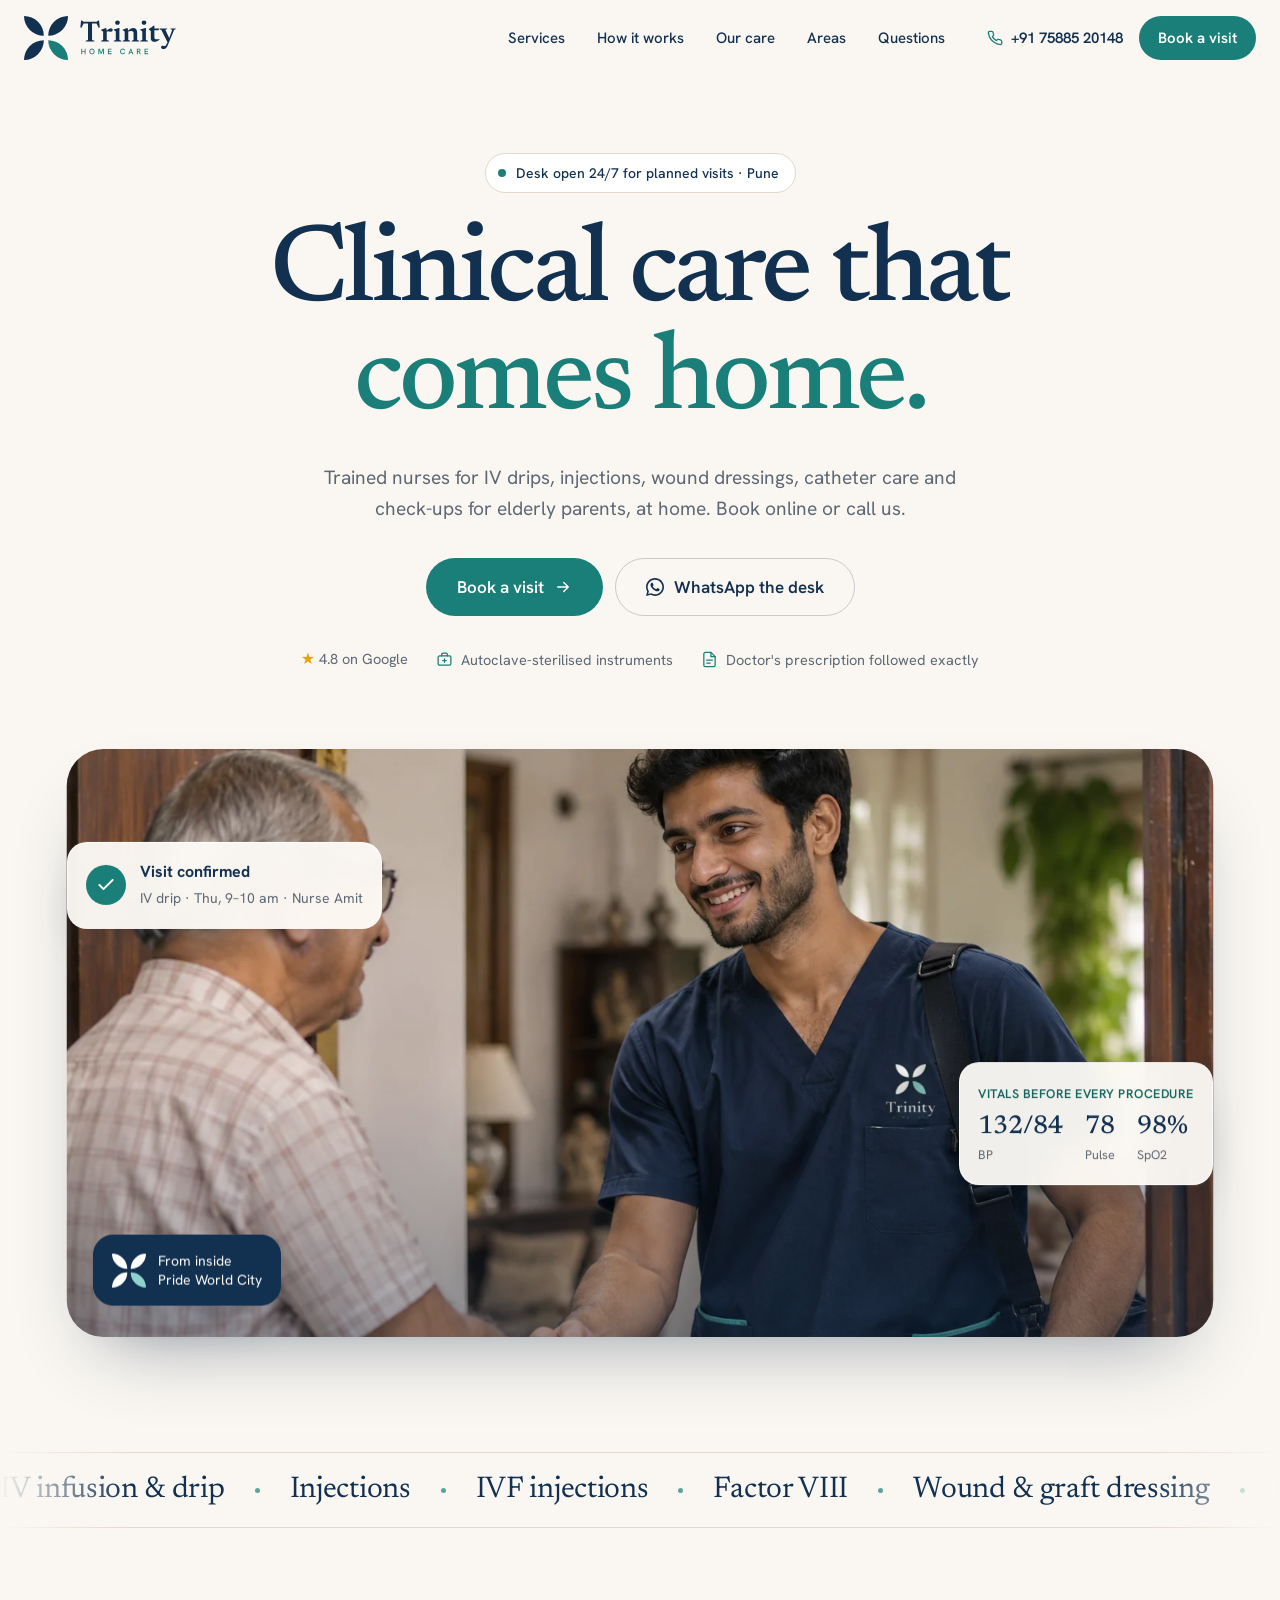
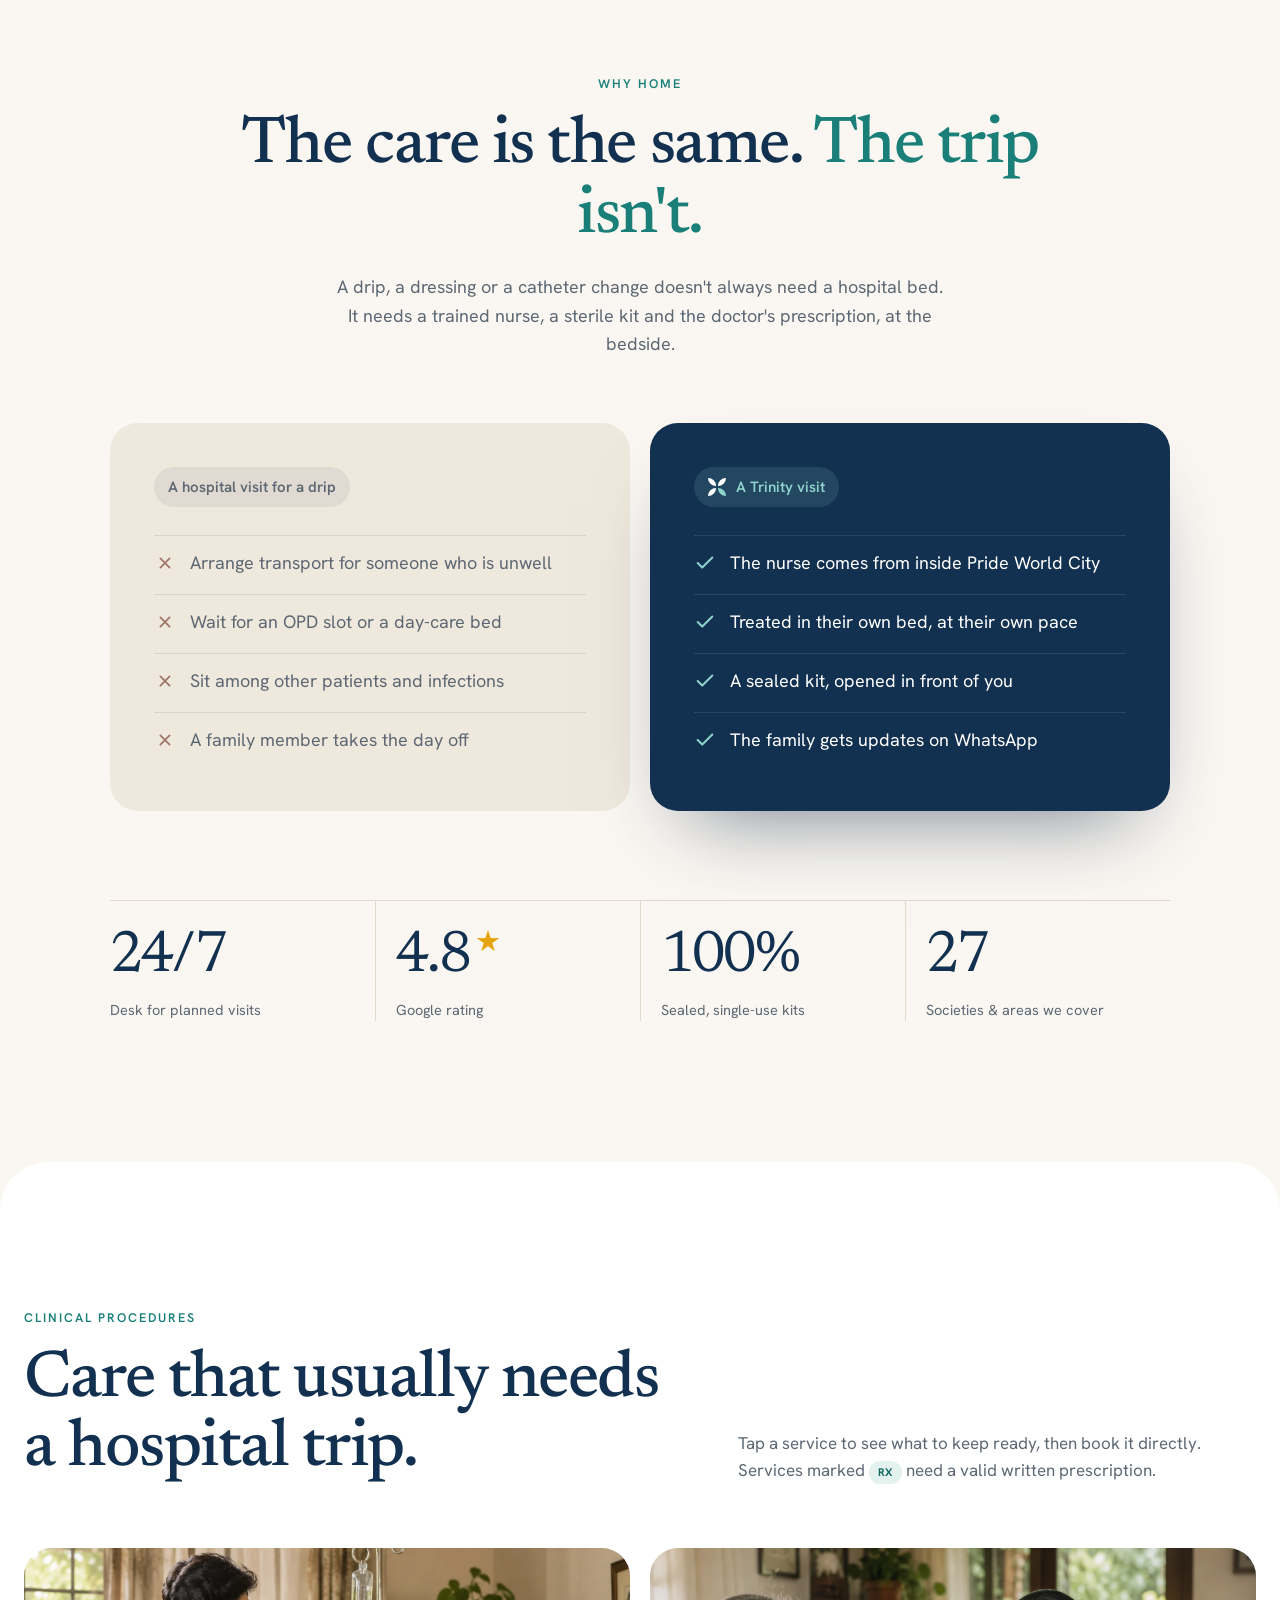
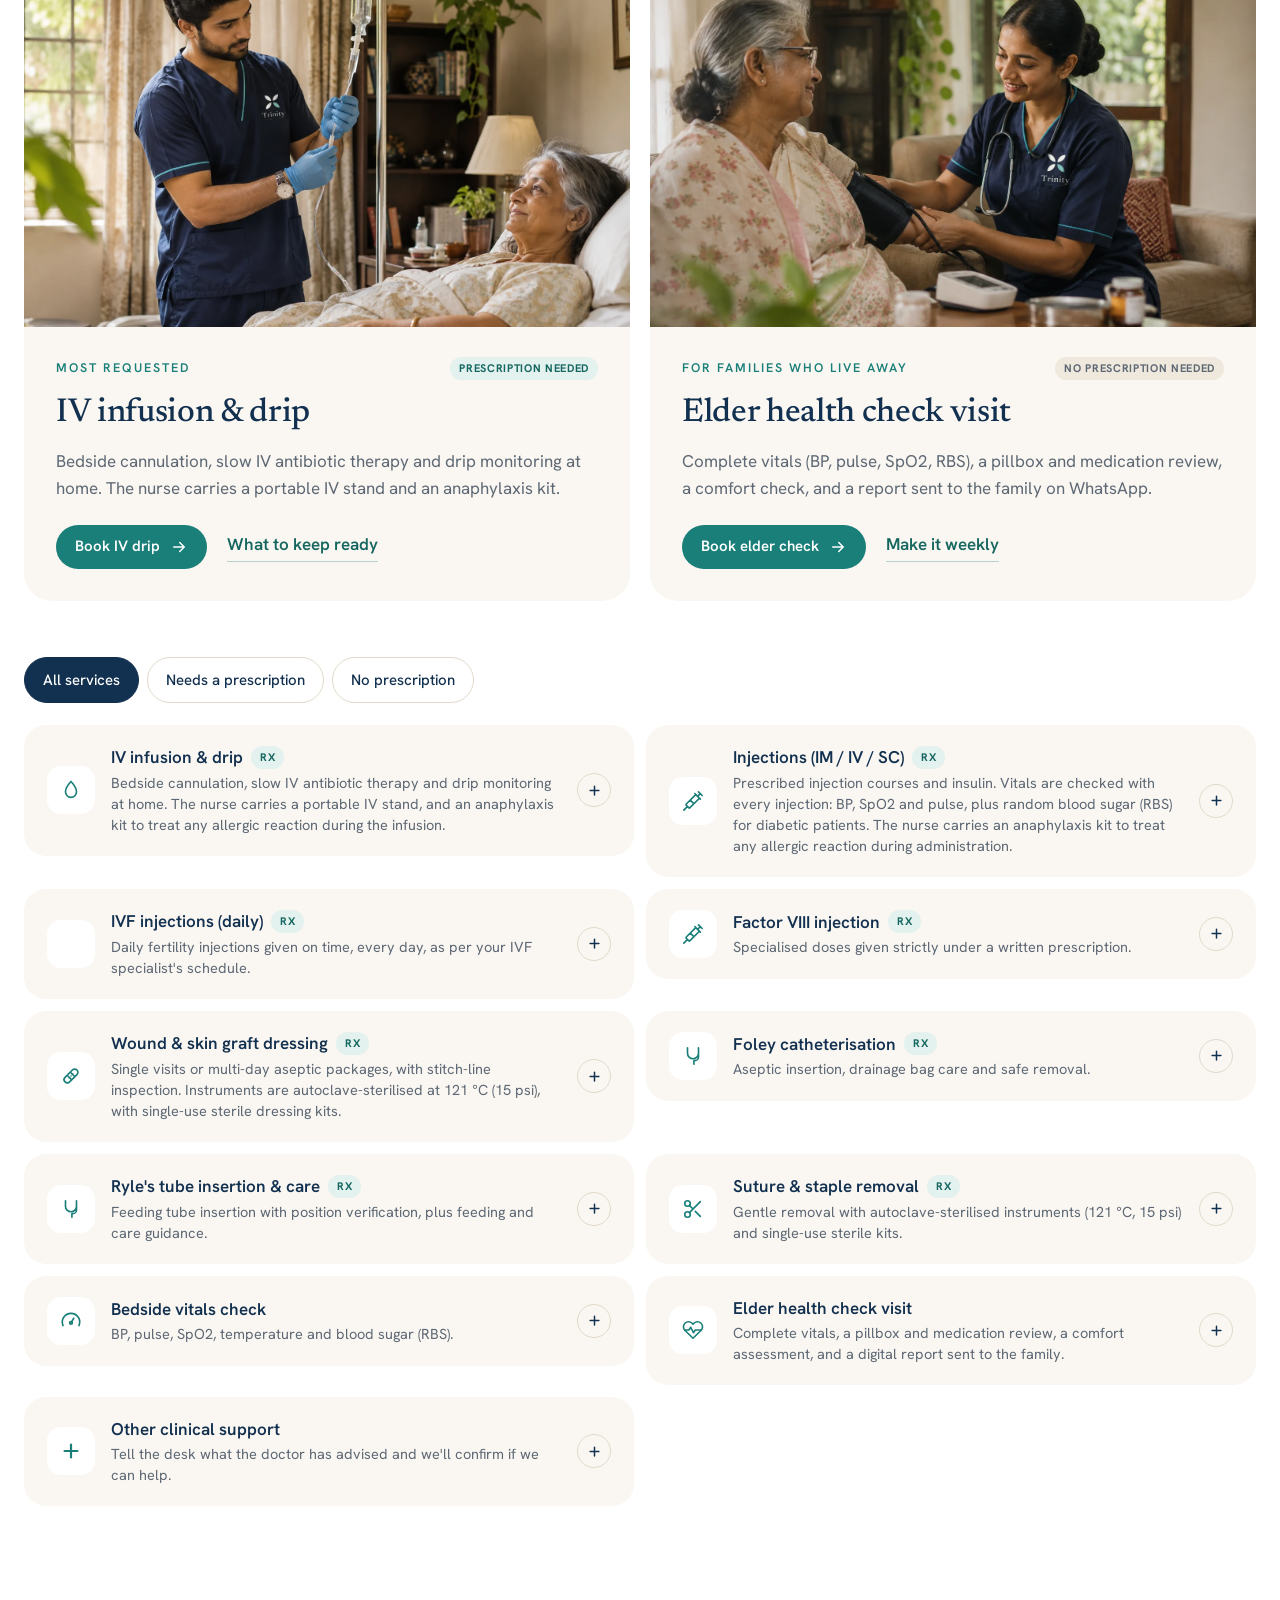
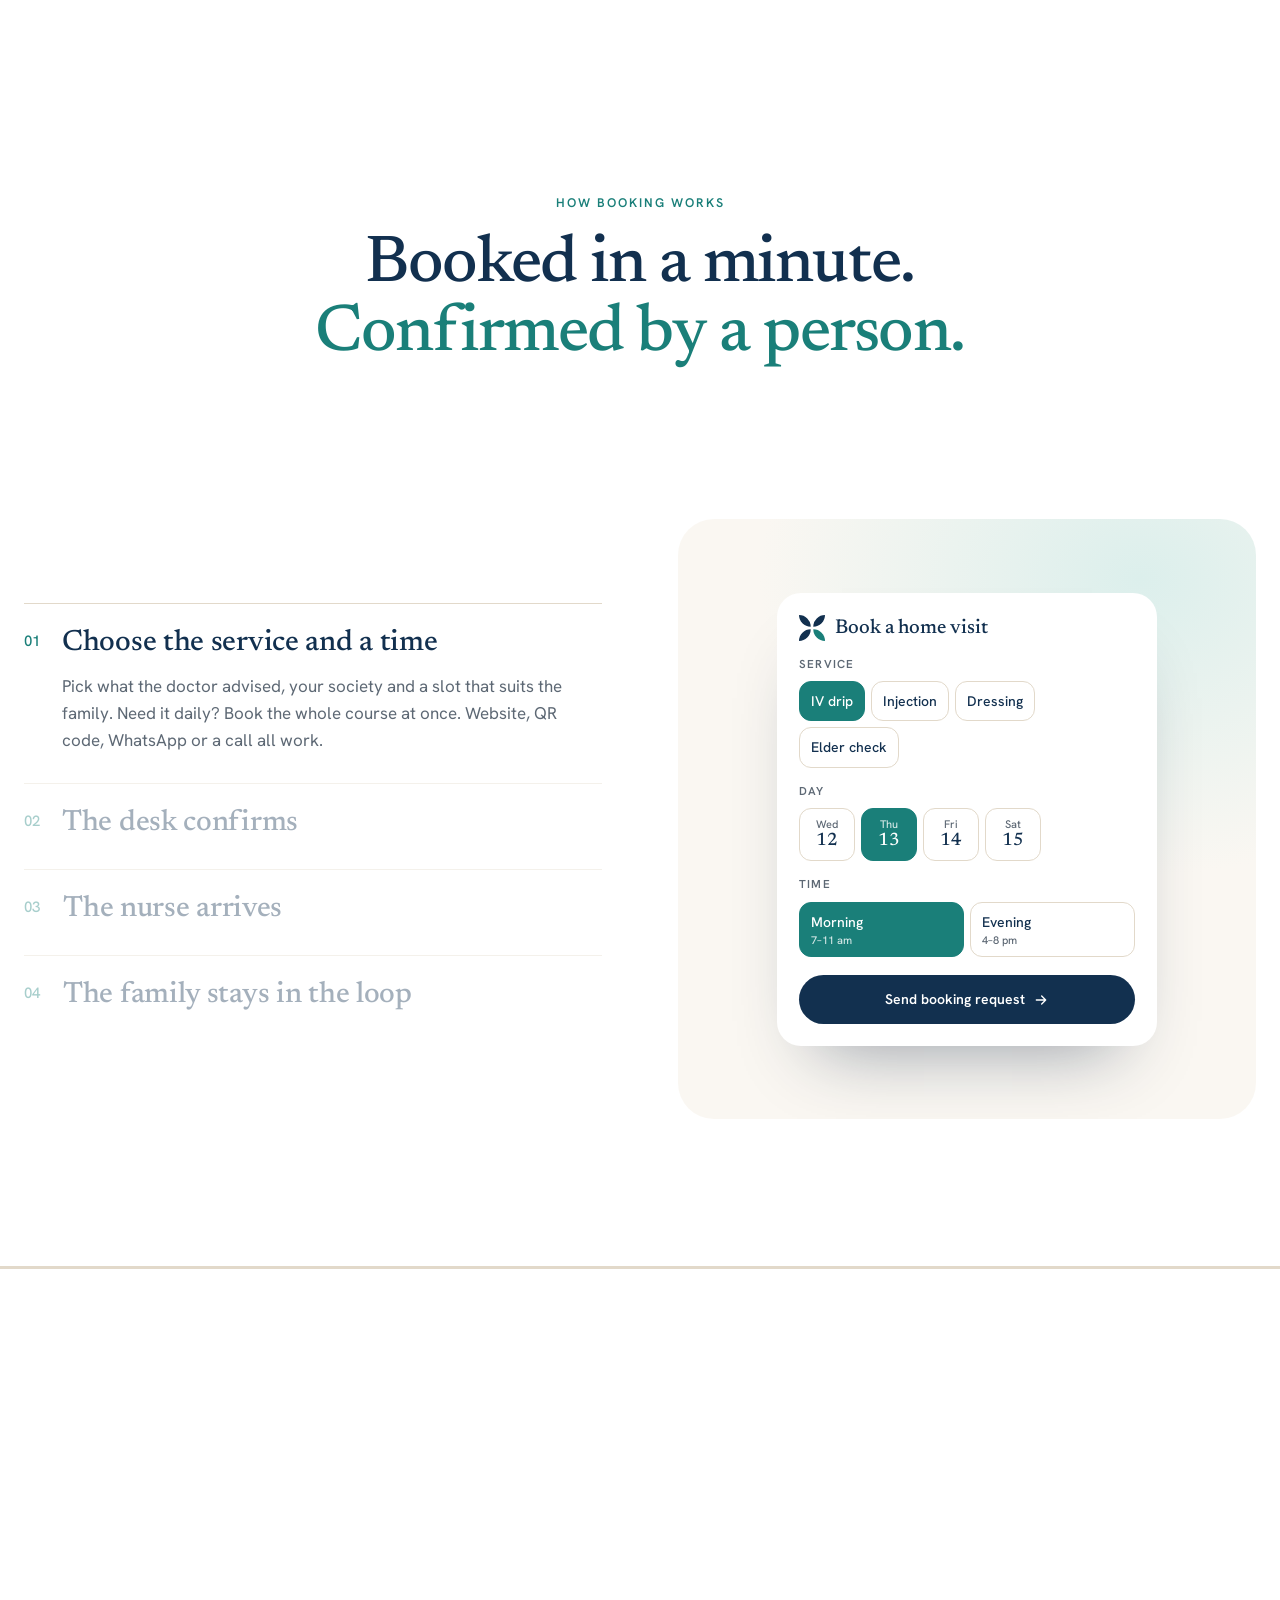
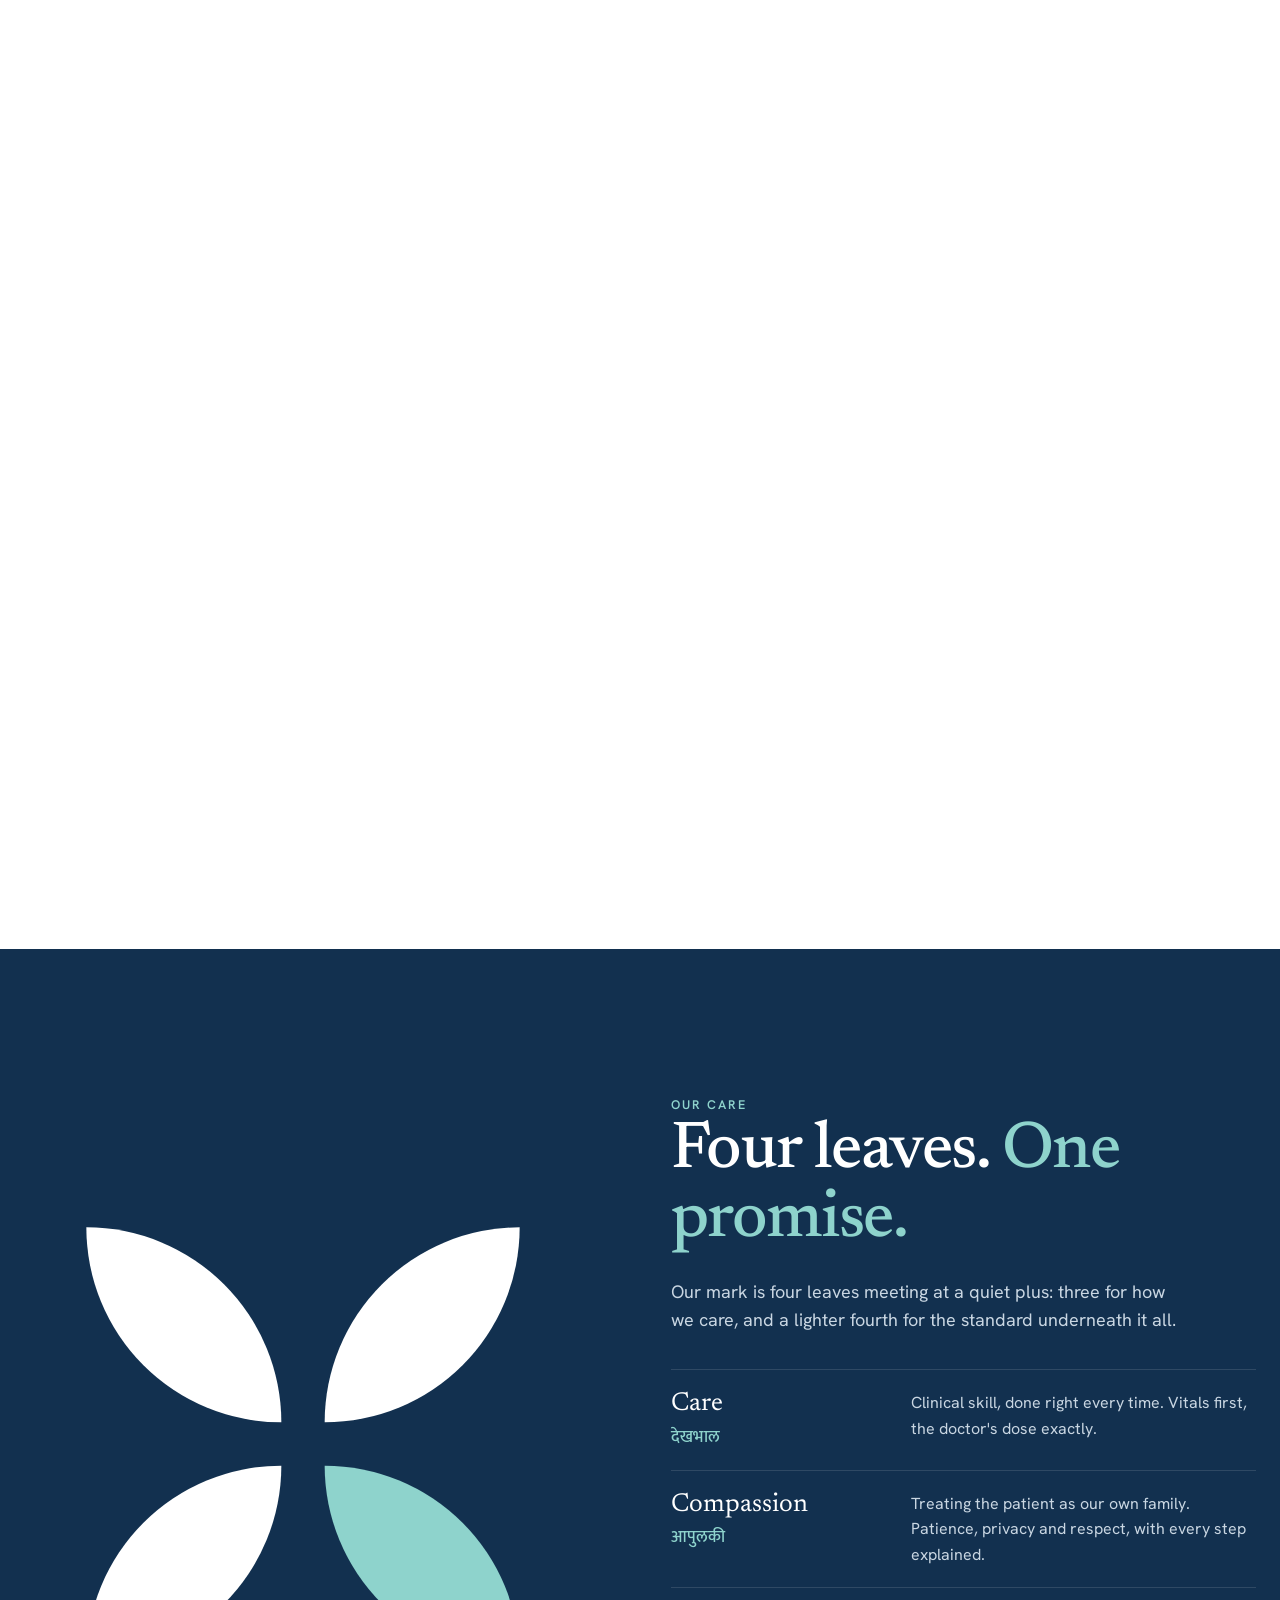
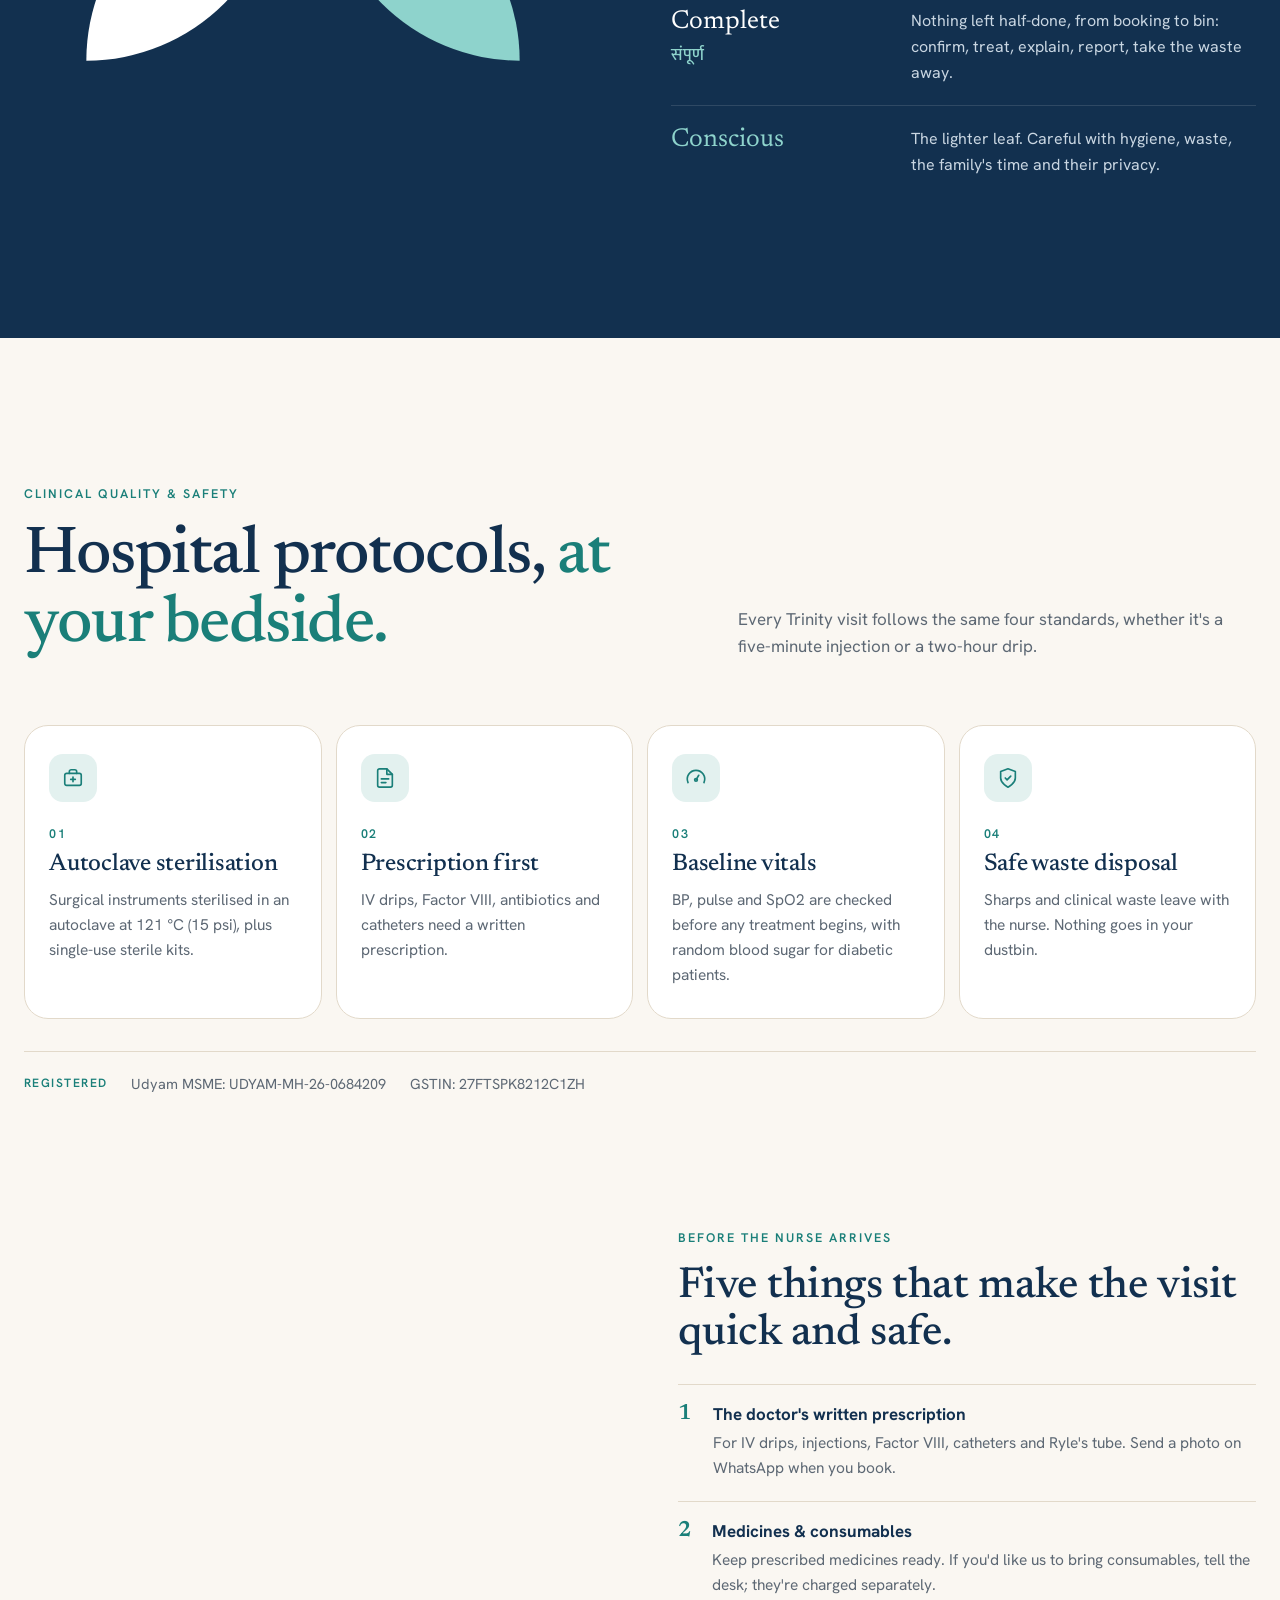
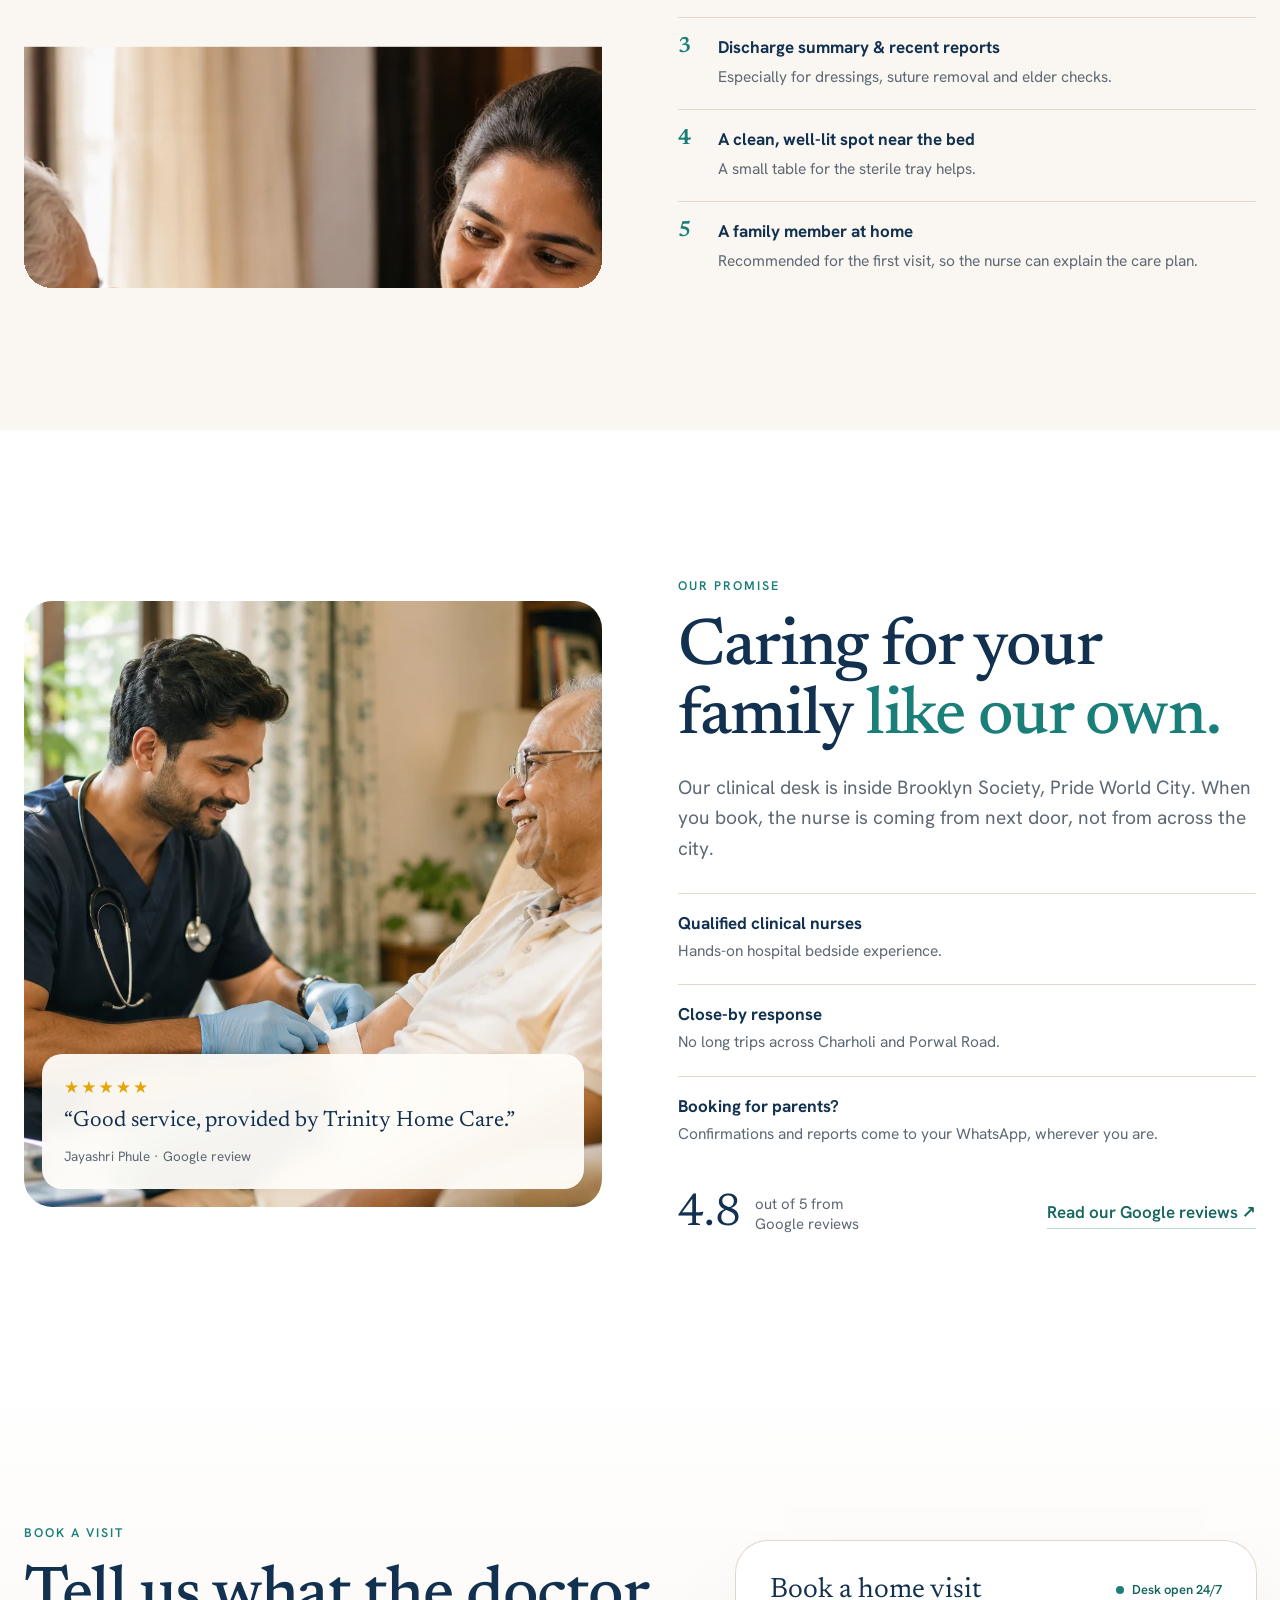
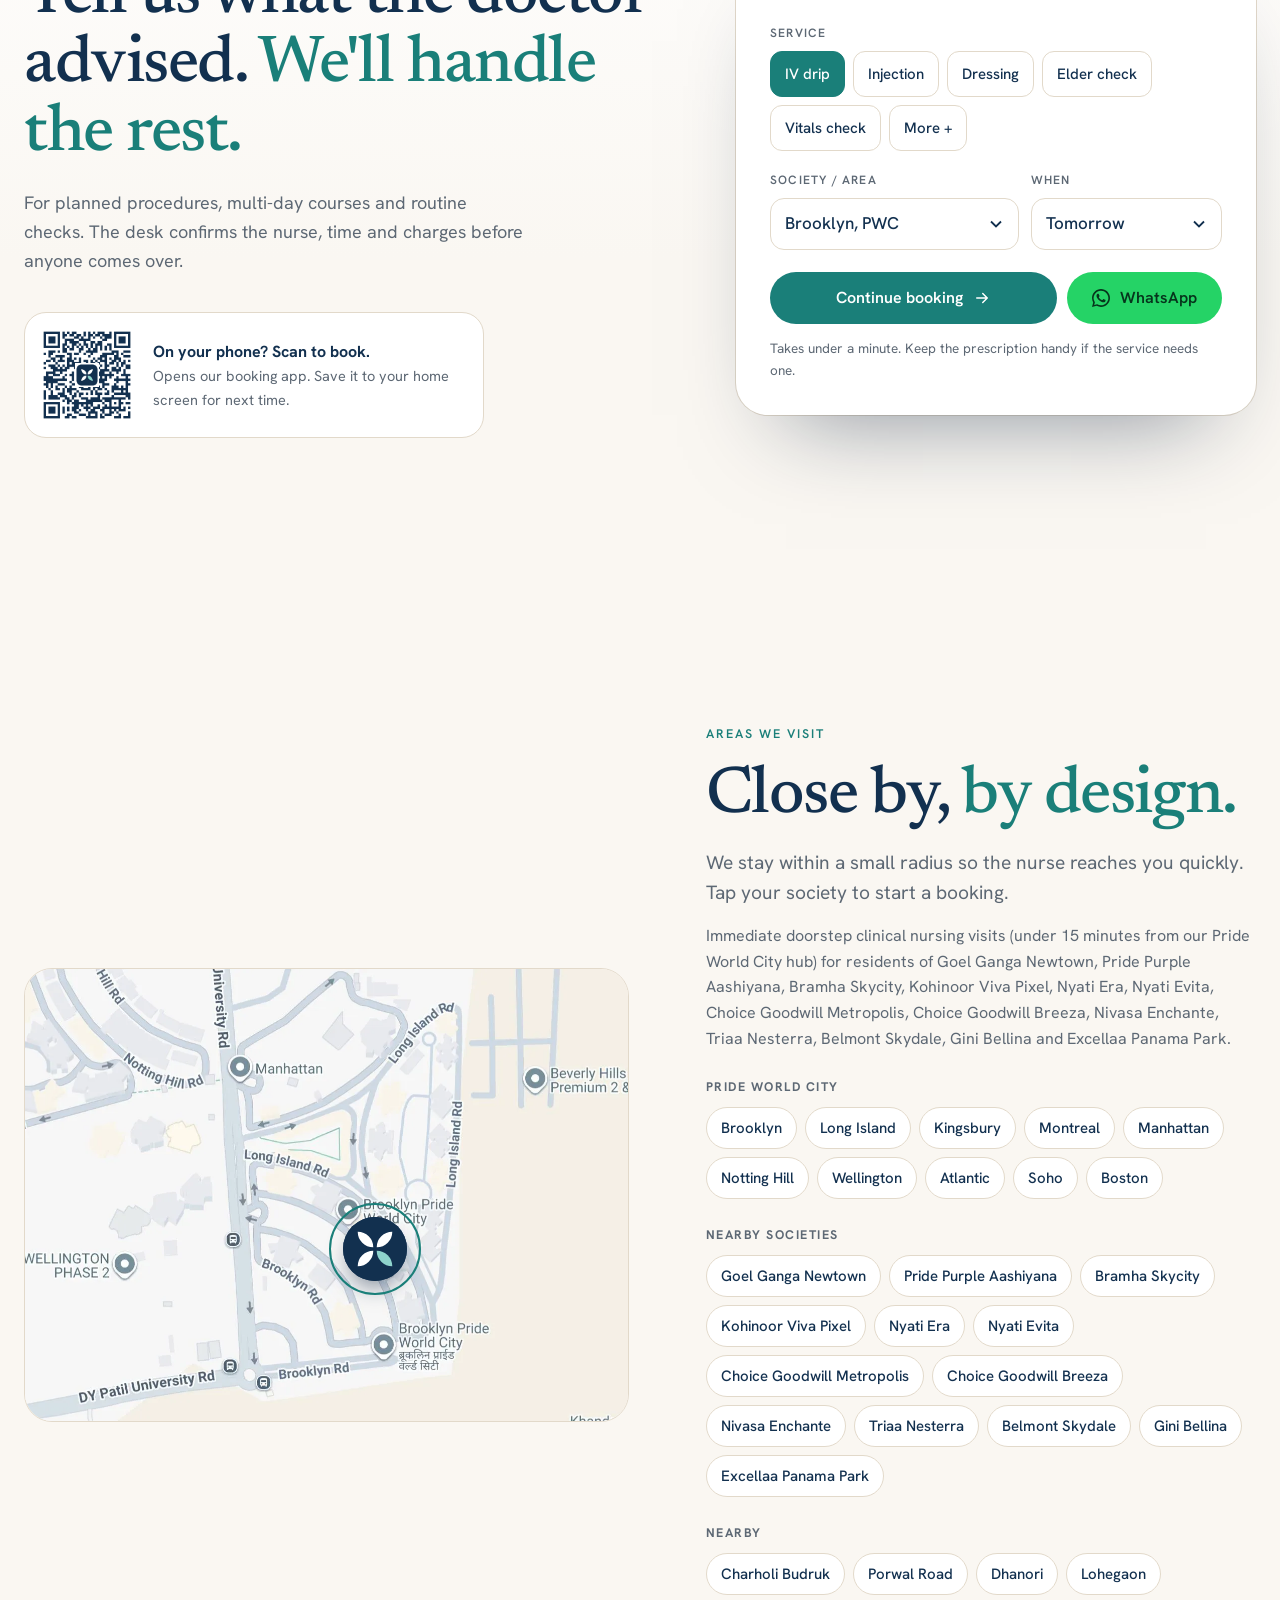
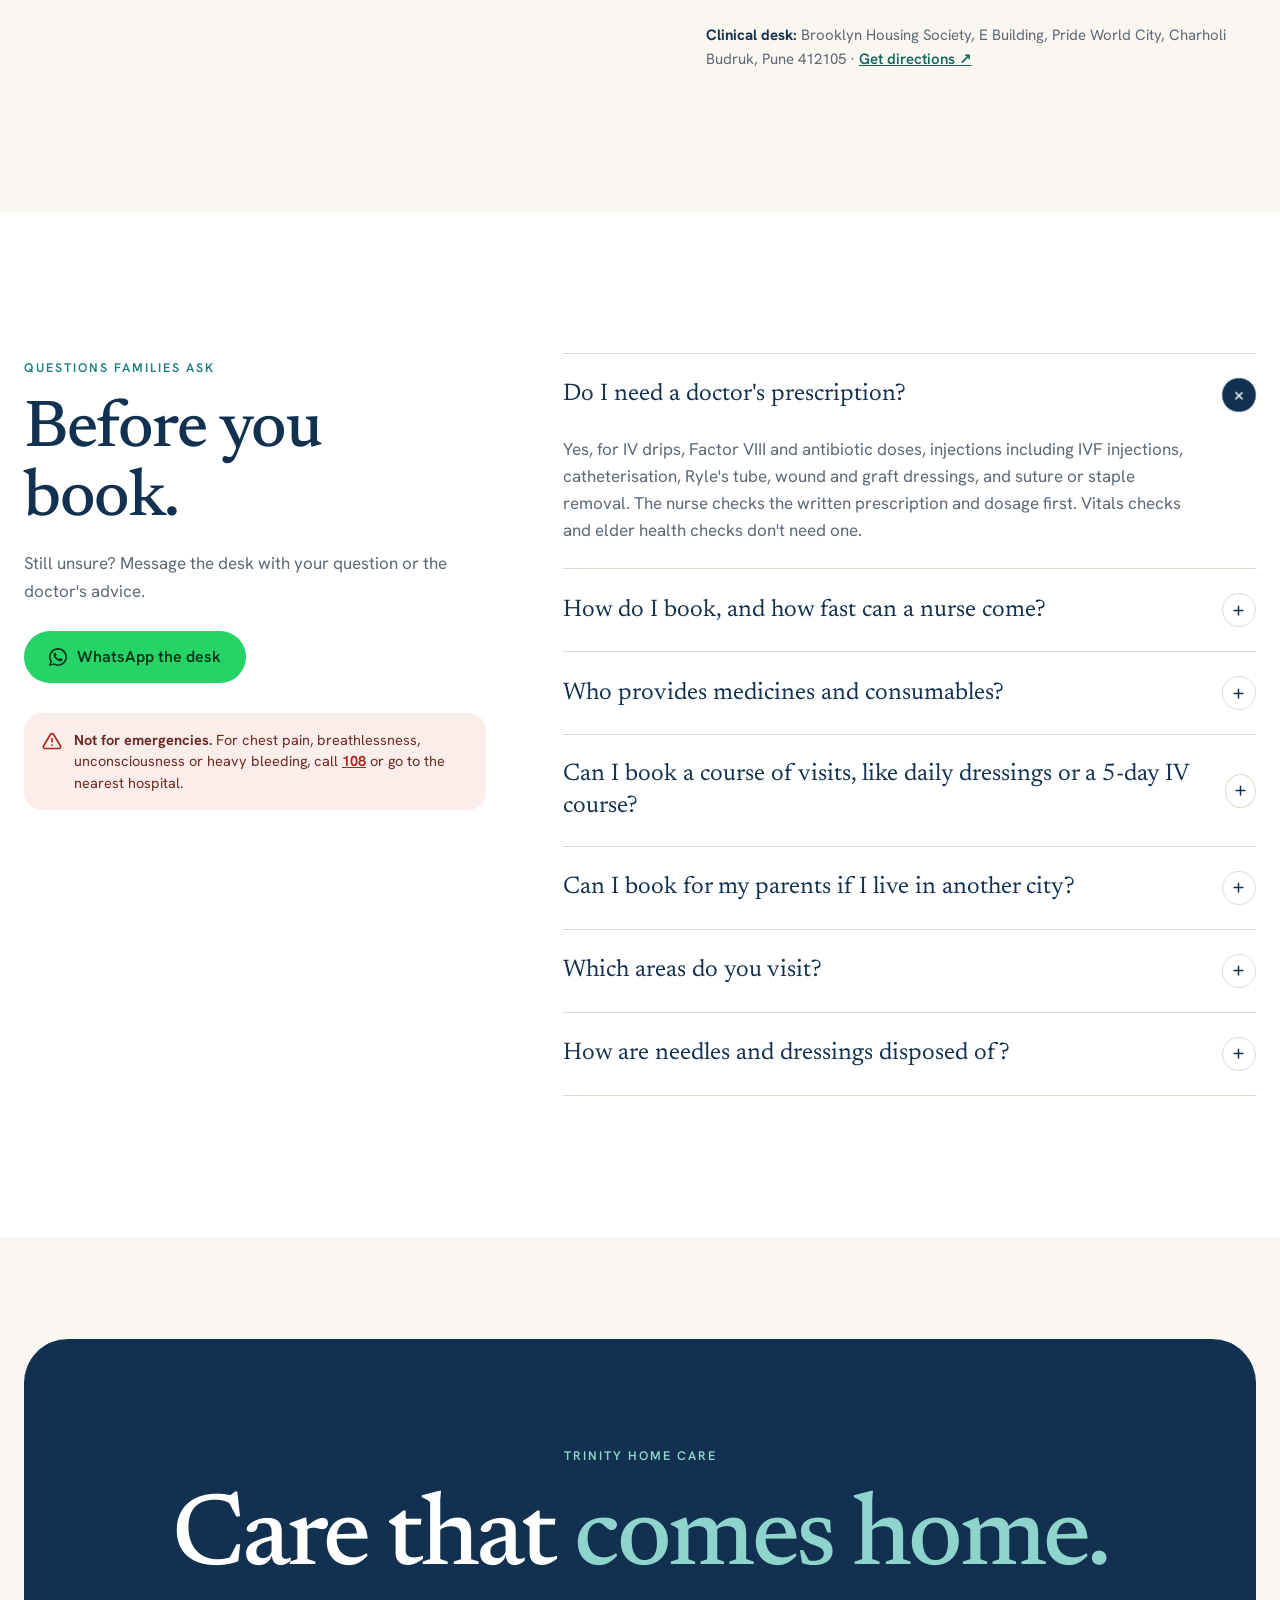
<file: index.html>
<!doctype html>
<html lang="en">
<head>
<meta charset="utf-8">
<meta name="viewport" content="width=device-width,initial-scale=1,viewport-fit=cover">
<title>Trinity Home Care · Clinical nursing at home in Pride World City, Pune</title>
<meta name="description" content="Book a qualified nurse at home in Pride World City, Charholi, Porwal Road, Dhanori and Lohegaon. IV drips, injections, wound dressing, catheter and Ryle's tube care, IVF injections and elder health checks. Autoclave-sterilised instruments. Desk open 24/7 for planned visits.">
<meta name="theme-color" content="#12304F">
<script>if(!/(^|\.)trinityhomecare\.in$/.test(location.hostname)){var r=document.createElement("meta");r.name="robots";r.content="noindex, nofollow";document.head.appendChild(r);}</script>
<link rel="icon" href="favicon.svg" type="image/svg+xml">
<link rel="icon" href="favicon.png" sizes="32x32">
<link rel="apple-touch-icon" href="img/apple-touch-icon.png">
<meta property="og:title" content="Trinity Home Care · Care that comes home">
<meta property="og:description" content="Qualified nurses for IV drips, injections, dressings and elder checks in Pride World City & Porwal Road. Book in a minute; a real person confirms.">
<meta property="og:image" content="https://trinityhomecare.in/img/hero-main.webp">
<meta property="og:url" content="https://trinityhomecare.in/">
<link rel="preload" href="assets/fonts/newsreader-latin-500-normal.woff2" as="font" type="font/woff2" crossorigin>
<link rel="stylesheet" href="assets/fonts.css">
<link rel="stylesheet" href="assets/site.css">
<script type="application/ld+json">
{"@context":"https://schema.org","@type":"MedicalBusiness","name":"Trinity Home Care","url":"https://trinityhomecare.in/","telephone":"+917588520148","image":"https://trinityhomecare.in/img/hero-main.webp","logo":"https://trinityhomecare.in/img/logo-512.png","slogan":"Care that comes home","description":"Doorstep clinical nursing: IV infusions, injections, IVF injections, wound and graft dressing, catheter and Ryle's tube care, elder health checks.","address":{"@type":"PostalAddress","streetAddress":"Brooklyn Housing Society, E Building, Pride World City","addressLocality":"Charholi Budruk, Pune","postalCode":"412105","addressRegion":"Maharashtra","addressCountry":"IN"},"areaServed":["Pride World City", "Goel Ganga Newtown", "Pride Purple Aashiyana", "Bramha Skycity", "Kohinoor Viva Pixel", "Nyati Era", "Nyati Evita", "Choice Goodwill Metropolis", "Choice Goodwill Breeza", "Nivasa Enchante", "Triaa Nesterra", "Belmont Skydale", "Gini Bellina", "Excellaa Panama Park", "Charholi Budruk", "Porwal Road", "Dhanori", "Lohegaon"],"openingHours":"Mo-Su 00:00-23:59","parentOrganization":{"@type":"Organization","name":"Trinity Enterprises"},"sameAs":["https://www.instagram.com/trinityhomecare.in/"]}
</script>
</head>
<body>
<svg width="0" height="0" style="position:absolute" aria-hidden="true">
  <symbol id="i-phone" viewBox="0 0 24 24" fill="none" stroke="currentColor" stroke-width="2" stroke-linecap="round" stroke-linejoin="round"><path d="M22 16.9v3a2 2 0 0 1-2.2 2 19.8 19.8 0 0 1-8.6-3.1 19.5 19.5 0 0 1-6-6A19.8 19.8 0 0 1 2.1 4.2 2 2 0 0 1 4.1 2h3a2 2 0 0 1 2 1.7c.1 1 .4 1.9.7 2.8a2 2 0 0 1-.5 2.1L8 9.9a16 16 0 0 0 6 6l1.3-1.3a2 2 0 0 1 2.1-.4c.9.3 1.8.6 2.8.7a2 2 0 0 1 1.7 2z"/></symbol>
  <symbol id="i-wa" viewBox="0 0 24 24" fill="currentColor"><path d="M17.5 14.4c-.3-.1-1.8-.9-2-1-.3-.1-.5-.1-.7.1-.2.3-.8 1-.9 1.2-.2.2-.3.2-.6.1-.3-.1-1.3-.5-2.4-1.5-.9-.8-1.5-1.8-1.7-2.1-.2-.3 0-.5.1-.6l.4-.5c.2-.2.2-.3.3-.5.1-.2 0-.4 0-.5l-.9-2.2c-.2-.6-.5-.5-.7-.5h-.6c-.2 0-.5.1-.8.4-.3.3-1 1-1 2.5s1.1 2.9 1.2 3.1c.1.2 2.1 3.2 5.1 4.5.7.3 1.3.5 1.7.6.7.2 1.4.2 1.9.1.6-.1 1.8-.7 2-1.4.2-.7.2-1.3.2-1.4-.1-.2-.3-.3-.6-.4zM12 21.8c-1.8 0-3.5-.5-5-1.4l-.4-.2-3.7 1 1-3.6-.2-.4A9.8 9.8 0 0 1 12 2.2c5.4 0 9.8 4.4 9.8 9.8s-4.4 9.8-9.8 9.8zM12 0C5.4 0 0 5.4 0 12c0 2.1.6 4.2 1.6 6L0 24l6.2-1.6c1.8 1 3.8 1.5 5.8 1.5 6.6 0 12-5.4 12-12S18.6 0 12 0z"/></symbol>
  <symbol id="i-arrow" viewBox="0 0 24 24" fill="none" stroke="currentColor" stroke-width="2" stroke-linecap="round" stroke-linejoin="round"><path d="M5 12h14M13 6l6 6-6 6"/></symbol>
  <symbol id="i-plus" viewBox="0 0 24 24" fill="none" stroke="currentColor" stroke-width="2.4" stroke-linecap="round"><path d="M12 5v14M5 12h14"/></symbol>
  <symbol id="i-pin" viewBox="0 0 24 24" fill="none" stroke="currentColor" stroke-width="2" stroke-linecap="round" stroke-linejoin="round"><path d="M20 10c0 6-8 12-8 12S4 16 4 10a8 8 0 0 1 16 0z"/><circle cx="12" cy="10" r="3"/></symbol>
  <symbol id="i-clock" viewBox="0 0 24 24" fill="none" stroke="currentColor" stroke-width="2" stroke-linecap="round"><circle cx="12" cy="12" r="9"/><path d="M12 7v5l3 2"/></symbol>
  <symbol id="i-shield" viewBox="0 0 24 24" fill="none" stroke="currentColor" stroke-width="1.8" stroke-linecap="round" stroke-linejoin="round"><path d="M12 22s8-4 8-10V5l-8-3-8 3v7c0 6 8 10 8 10z"/><path d="m9 12 2 2 4-4"/></symbol>
  <symbol id="i-kit" viewBox="0 0 24 24" fill="none" stroke="currentColor" stroke-width="1.8" stroke-linecap="round" stroke-linejoin="round"><rect x="3" y="7" width="18" height="13" rx="2"/><path d="M8 7V5a2 2 0 0 1 2-2h4a2 2 0 0 1 2 2v2M12 11v5M9.5 13.5h5"/></symbol>
  <symbol id="i-rx" viewBox="0 0 24 24" fill="none" stroke="currentColor" stroke-width="1.8" stroke-linecap="round" stroke-linejoin="round"><path d="M14 2H6a2 2 0 0 0-2 2v16a2 2 0 0 0 2 2h12a2 2 0 0 0 2-2V8z"/><path d="M14 2v6h6M8 13h8M8 17h5"/></symbol>
  <symbol id="i-home" viewBox="0 0 24 24" fill="none" stroke="currentColor" stroke-width="1.8" stroke-linecap="round" stroke-linejoin="round"><path d="m3 10 9-7 9 7v10a2 2 0 0 1-2 2H5a2 2 0 0 1-2-2z"/><path d="M9 22V12h6v10"/></symbol>
  <symbol id="i-drop" viewBox="0 0 24 24" fill="none" stroke="currentColor" stroke-width="1.8" stroke-linecap="round" stroke-linejoin="round"><path d="M12 2.7s6 6.4 6 11.3a6 6 0 0 1-12 0c0-4.9 6-11.3 6-11.3z"/></symbol>
  <symbol id="i-syringe" viewBox="0 0 24 24" fill="none" stroke="currentColor" stroke-width="1.8" stroke-linecap="round" stroke-linejoin="round"><path d="m18 2 4 4M17 7l3-3M19 9 8.7 19.3a1 1 0 0 1-1.4 0l-2.6-2.6a1 1 0 0 1 0-1.4L15 5M9 11l4 4M5 19l-3 3M14 4l6 6"/></symbol>
  <symbol id="i-band" viewBox="0 0 24 24" fill="none" stroke="currentColor" stroke-width="1.8" stroke-linecap="round" stroke-linejoin="round"><path d="M18.5 5.5a3.5 3.5 0 0 0-5 0l-8 8a3.5 3.5 0 0 0 5 5l8-8a3.5 3.5 0 0 0 0-5z"/><path d="M12 12h.01M14 10h.01M10 14h.01M12 8.5l3.5 3.5M8.5 12l3.5 3.5"/></symbol>
  <symbol id="i-heart" viewBox="0 0 24 24" fill="none" stroke="currentColor" stroke-width="1.8" stroke-linecap="round" stroke-linejoin="round"><path d="M20.8 4.6a5.5 5.5 0 0 0-7.8 0L12 5.7l-1-1.1a5.5 5.5 0 0 0-7.8 7.8l1 1L12 21l7.8-7.6 1-1a5.5 5.5 0 0 0 0-7.8z"/><path d="M3.5 12h4l2-3 3 6 2-3h6"/></symbol>
  <symbol id="i-tube" viewBox="0 0 24 24" fill="none" stroke="currentColor" stroke-width="1.8" stroke-linecap="round" stroke-linejoin="round"><path d="M6 3v6a6 6 0 0 0 12 0V3M18 9v4a4 4 0 0 1-4 4h-1v4"/></symbol>
  <symbol id="i-cut" viewBox="0 0 24 24" fill="none" stroke="currentColor" stroke-width="1.8" stroke-linecap="round" stroke-linejoin="round"><circle cx="6" cy="6" r="3"/><circle cx="6" cy="18" r="3"/><path d="M20 4 8.1 15.9M14.5 14.5 20 20M8.1 8.1 12 12"/></symbol>
  <symbol id="i-gauge" viewBox="0 0 24 24" fill="none" stroke="currentColor" stroke-width="1.8" stroke-linecap="round" stroke-linejoin="round"><path d="M12 14 15 9"/><circle cx="12" cy="14" r="1.5"/><path d="M3.3 17a9.5 9.5 0 1 1 17.4 0"/></symbol>
  <symbol id="i-users" viewBox="0 0 24 24" fill="none" stroke="currentColor" stroke-width="1.8" stroke-linecap="round" stroke-linejoin="round"><path d="M17 21v-2a4 4 0 0 0-4-4H5a4 4 0 0 0-4 4v2"/><circle cx="9" cy="7" r="4"/><path d="M23 21v-2a4 4 0 0 0-3-3.9M16 3.1a4 4 0 0 1 0 7.8"/></symbol>
  <symbol id="i-pills" viewBox="0 0 24 24" fill="none" stroke="currentColor" stroke-width="1.8" stroke-linecap="round" stroke-linejoin="round"><path d="m10.5 20.5 10-10a4.9 4.9 0 1 0-7-7l-10 10a4.9 4.9 0 1 0 7 7zM8.5 8.5l7 7"/></symbol>
  <symbol id="i-file" viewBox="0 0 24 24" fill="none" stroke="currentColor" stroke-width="1.8" stroke-linecap="round" stroke-linejoin="round"><path d="M9 2h6v4H9zM16 4h2a2 2 0 0 1 2 2v14a2 2 0 0 1-2 2H6a2 2 0 0 1-2-2V6a2 2 0 0 1 2-2h2"/><path d="m9 14 2 2 4-4"/></symbol>
  <symbol id="i-alert" viewBox="0 0 24 24" fill="none" stroke="currentColor" stroke-width="2" stroke-linecap="round" stroke-linejoin="round"><path d="M10.3 3.9 1.8 18a2 2 0 0 0 1.7 3h17a2 2 0 0 0 1.7-3L13.7 3.9a2 2 0 0 0-3.4 0zM12 9v4M12 17h.01"/></symbol>
  <symbol id="i-ext" viewBox="0 0 24 24" fill="none" stroke="currentColor" stroke-width="2" stroke-linecap="round" stroke-linejoin="round"><path d="M18 13v6a2 2 0 0 1-2 2H5a2 2 0 0 1-2-2V8a2 2 0 0 1 2-2h6M15 3h6v6M10 14 21 3"/></symbol>
  <symbol id="i-star" viewBox="0 0 24 24" fill="currentColor"><path d="m12 2 3.1 6.3 6.9 1-5 4.9 1.2 6.8L12 17.8 5.8 21l1.2-6.8-5-4.9 6.9-1z"/></symbol>
  <symbol id="i-fb" viewBox="0 0 24 24" fill="currentColor"><path d="M24 12a12 12 0 1 0-13.9 11.9v-8.4h-3V12h3V9.4c0-3 1.8-4.7 4.5-4.7 1.3 0 2.7.2 2.7.2v3h-1.5c-1.5 0-2 .9-2 1.9V12h3.4l-.5 3.5h-2.9v8.4A12 12 0 0 0 24 12z"/></symbol>
  <symbol id="i-check" viewBox="0 0 24 24" fill="none" stroke="currentColor" stroke-width="2.2" stroke-linecap="round" stroke-linejoin="round"><path d="M20 6 9 17l-5-5"/></symbol>
  <symbol id="i-x" viewBox="0 0 24 24" fill="none" stroke="currentColor" stroke-width="2" stroke-linecap="round"><path d="M17 7 7 17M7 7l10 10"/></symbol>
</svg>
<a class="skip" href="#main">Skip to content</a>

<header class="site" id="top">
  <div class="wrap">
    <a class="brand" href="#top" aria-label="Trinity Home Care, back to top"><img src="img/logo.svg" alt="Trinity Home Care" width="174" height="50"></a>
    <nav class="main" aria-label="Main">
      <a href="#services">Services</a>
      <a href="#how">How it works</a>
      <a href="#care">Our care</a>
      <a href="#areas">Areas</a>
      <a href="#faq">Questions</a>
    </nav>
    <div class="head-cta">
      <a class="tel" href="tel:+917588520148"><svg><use href="#i-phone"/></svg><span>+91 75885 20148</span></a>
      <a class="btn btn-teal btn-sm" href="book/">Book a visit</a>
    </div>
  </div>
</header>

<main id="main">

<!-- HERO: a statement, then the picture -->
<section class="hero">
  <div class="wrap hero-txt">
    <span class="pill fade" style="--d:0ms"><span class="live"></span>Desk open 24/7 for planned visits · Pune</span>
    <h1 data-split>Clinical care that <em>comes home.</em></h1>
    <p class="lead fade" style="--d:420ms">Trained nurses for IV drips, injections, wound dressings, catheter care and check-ups for elderly parents, at home. Book online or call us.</p>
    <div class="hero-cta fade" style="--d:540ms">
      <a class="btn btn-teal btn-lg" href="book/">Book a visit <svg><use href="#i-arrow"/></svg></a>
      <a class="btn btn-ghost btn-lg" data-wa="Hi Trinity Home Care, I'd like to book a nurse visit." href="#" target="_blank" rel="noopener"><svg><use href="#i-wa"/></svg>WhatsApp the desk</a>
    </div>
    <ul class="proof fade" style="--d:660ms">
      <li><a class="glink" data-href="reviewUrl" href="#" target="_blank" rel="noopener"><span class="star">★</span> 4.8 on Google</a></li>
      <li><svg><use href="#i-kit"/></svg>Autoclave-sterilised instruments</li>
      <li><svg><use href="#i-rx"/></svg>Doctor's prescription followed exactly</li>
    </ul>
  </div>

  <div class="hero-media" id="heroMedia">
    <div class="frame">
      <img src="img/hero-main.webp" alt="Trinity nurse with his kit bag greeted at the door by a senior man" width="1536" height="1024" fetchpriority="high">
      <div class="shade"></div>
    </div>
    <div class="float f1" data-speed="-0.06">
      <span class="ok"><svg><use href="#i-check"/></svg></span>
      <div><b>Visit confirmed</b><span>IV drip · Thu, 9–10 am · Nurse Amit</span></div>
    </div>
    <div class="float f2" data-speed="0.05">
      <small>Vitals before every procedure</small>
      <div class="vit"><div><b>132/84</b><span>BP</span></div><div><b>78</b><span>Pulse</span></div><div><b>98%</b><span>SpO2</span></div></div>
    </div>
    <div class="float f3" data-speed="-0.03" aria-hidden="true">
      <img class="bloom-s" src="img/symbol-reversed.svg" alt="" width="34" height="34">
      <span>From inside<br>Pride World City</span>
    </div>
  </div>

  <div class="marquee" aria-label="Services we offer">
    <div class="track">
      <span>IV infusion &amp; drip</span><i></i><span>Injections</span><i></i><span>IVF injections</span><i></i><span>Factor VIII</span><i></i><span>Wound &amp; graft dressing</span><i></i><span>Foley catheter</span><i></i><span>Ryle's tube</span><i></i><span>Suture &amp; staple removal</span><i></i><span>Bedside vitals</span><i></i><span>Elder health checks</span><i></i>
    </div>
  </div>
</section>

<!-- COMPARISON -->
<section class="compare" id="why">
  <div class="wrap">
    <div class="sec-head center rv">
      <span class="eyebrow">Why home</span>
      <h2>The care is the same. <em>The trip isn't.</em></h2>
      <p>A drip, a dressing or a catheter change doesn't always need a hospital bed. It needs a trained nurse, a sterile kit and the doctor's prescription, at the bedside.</p>
    </div>
    <div class="vs">
      <div class="vs-card old rv">
        <span class="tag">A hospital visit for a drip</span>
        <ul>
          <li><svg><use href="#i-x"/></svg>Arrange transport for someone who is unwell</li>
          <li><svg><use href="#i-x"/></svg>Wait for an OPD slot or a day-care bed</li>
          <li><svg><use href="#i-x"/></svg>Sit among other patients and infections</li>
          <li><svg><use href="#i-x"/></svg>A family member takes the day off</li>
        </ul>
      </div>
      <div class="vs-card new rv">
        <span class="tag"><img class="bloom-xs" src="img/symbol-reversed.svg" alt="" width="18" height="18">A Trinity visit</span>
        <ul>
          <li><svg><use href="#i-check"/></svg>The nurse comes from inside Pride World City</li>
          <li><svg><use href="#i-check"/></svg>Treated in their own bed, at their own pace</li>
          <li><svg><use href="#i-check"/></svg>A sealed kit, opened in front of you</li>
          <li><svg><use href="#i-check"/></svg>The family gets updates on WhatsApp</li>
        </ul>
      </div>
    </div>
    <div class="stats">
      <div class="rv"><b><span data-count="24">24</span>/7</b><span>Desk for planned visits</span></div>
      <div class="rv"><b><span data-count="4.8" data-dec="1">4.8</span><small>★</small></b><span>Google rating</span></div>
      <div class="rv"><b><span data-count="100">100</span>%</b><span>Sealed, single-use kits</span></div>
      <div class="rv"><b><span data-count="27">27</span></b><span>Societies &amp; areas we cover</span></div>
    </div>
  </div>
</section>

<!-- SERVICES -->
<section id="services" class="services">
  <div class="wrap">
    <div class="sec-head split rv">
      <div><span class="eyebrow">Clinical procedures</span><h2>Care that usually needs a hospital trip.</h2></div>
      <p>Tap a service to see what to keep ready, then book it directly. Services marked <span class="rx">Rx</span> need a valid written prescription.</p>
    </div>
    <div class="feat">
      <article class="fcard rv">
        <div class="ph"><img src="img/service-iv.webp" alt="Trinity nurse adjusting an IV drip for a senior woman resting in bed" loading="lazy" width="1536" height="1024"></div>
        <div class="bd">
          <div class="k"><span class="eyebrow">Most requested</span><span class="rx">Prescription needed</span></div>
          <h3>IV infusion &amp; drip</h3>
          <p>Bedside cannulation, slow IV antibiotic therapy and drip monitoring at home. The nurse carries a portable IV stand and an anaphylaxis kit.</p>
          <div class="act"><a class="btn btn-teal btn-sm" href="book/?service=iv">Book IV drip <svg><use href="#i-arrow"/></svg></a><a class="lnk" href="#svc-iv" data-open="iv">What to keep ready</a></div>
        </div>
      </article>
      <article class="fcard rv">
        <div class="ph"><img src="img/service-elder.webp" alt="Trinity nurse checking a senior woman's blood pressure at home" loading="lazy" width="1536" height="1024" style="object-position:60% 40%"></div>
        <div class="bd">
          <div class="k"><span class="eyebrow">For families who live away</span><span class="norx">No prescription needed</span></div>
          <h3>Elder health check visit</h3>
          <p>Complete vitals (BP, pulse, SpO2, RBS), a pillbox and medication review, a comfort check, and a report sent to the family on WhatsApp.</p>
          <div class="act"><a class="btn btn-teal btn-sm" href="book/?service=elder">Book elder check <svg><use href="#i-arrow"/></svg></a><a class="lnk" href="book/?service=elder&amp;repeat=weekly">Make it weekly</a></div>
        </div>
      </article>
    </div>
    <div class="filter rv" role="group" aria-label="Filter services">
      <button aria-pressed="true" data-f="all">All services</button>
      <button aria-pressed="false" data-f="rx">Needs a prescription</button>
      <button aria-pressed="false" data-f="norx">No prescription</button>
    </div>
    <div class="list" id="svclist"></div>
  </div>
</section>

<!-- HOW IT WORKS (pinned) -->
<section id="how" class="how">
  <div class="wrap">
    <div class="sec-head center rv">
      <span class="eyebrow">How booking works</span>
      <h2>Booked in a minute. <em>Confirmed by a person.</em></h2>
    </div>
  </div>
  <div class="how-pin" id="howPin">
    <div class="how-sticky">
      <div class="wrap how-grid">
        <ol class="how-steps" id="howSteps">
          <li class="hs on"><span class="n">01</span><div><h3>Choose the service and a time</h3><p>Pick what the doctor advised, your society and a slot that suits the family. Need it daily? Book the whole course at once. Website, QR code, WhatsApp or a call all work.</p></div></li>
          <li class="hs"><span class="n">02</span><div><h3>The desk confirms</h3><p>We call or WhatsApp you to confirm the nurse, the time and the charges. Send a photo of the prescription so the nurse can check the dose before coming.</p></div></li>
          <li class="hs"><span class="n">03</span><div><h3>The nurse arrives</h3><p>Vitals are checked first, then the procedure. Used sharps and waste leave with the nurse, and your home is left clean.</p></div></li>
          <li class="hs"><span class="n">04</span><div><h3>The family stays in the loop</h3><p>Readings and next steps come to your WhatsApp after each visit, even if you're booking for parents from another city.</p></div></li>
        </ol>
        <div class="how-stage" id="howStage" aria-hidden="true">
          <div class="hv on">
            <div class="ui-card">
              <div class="ui-top"><img src="img/symbol.svg" alt="" width="24" height="24"><b>Book a home visit</b></div>
              <small>Service</small>
              <div class="ui-chips"><span class="sel">IV drip</span><span>Injection</span><span>Dressing</span><span>Elder check</span></div>
              <small>Day</small>
              <div class="ui-dates"><span><i>Wed</i>12</span><span class="sel"><i>Thu</i>13</span><span><i>Fri</i>14</span><span><i>Sat</i>15</span></div>
              <small>Time</small>
              <div class="ui-slots"><span class="sel">Morning<i>7–11 am</i></span><span>Evening<i>4–8 pm</i></span></div>
              <div class="ui-btn">Send booking request <svg><use href="#i-arrow"/></svg></div>
            </div>
          </div>
          <div class="hv">
            <div class="wa-phone">
              <div class="wa-head"><img class="av" src="favicon.svg" alt="" width="38" height="38"><div><b>Trinity Home Care</b><small>online</small></div></div>
              <div class="wa-body">
                <div class="bub me">Hi, I'd like to book an IV drip for my mother tomorrow morning. Prescription photo attached.<i>8:12 pm ✓✓</i></div>
                <div class="bub">Namaste Rahul ji, your visit is confirmed: IV drip for Sunita ji, Thu 13 Nov, 9–10 am. Nurse: Amit. — Sneha, Trinity desk<i>8:15 pm</i></div>
              </div>
            </div>
          </div>
          <div class="hv">
            <div class="photo-card">
              <img src="img/hero-bottom.webp" alt="" loading="lazy" width="1269" height="1240">
              <div class="chip-row"><span><svg><use href="#i-gauge"/></svg>Vitals first</span><span><svg><use href="#i-kit"/></svg>Sterilised instruments</span><span><svg><use href="#i-shield"/></svg>Waste taken away</span></div>
            </div>
          </div>
          <div class="hv">
            <div class="wa-phone">
              <div class="wa-head"><img class="av" src="favicon.svg" alt="" width="38" height="38"><div><b>Trinity Home Care</b><small>online</small></div></div>
              <div class="wa-body">
                <div class="bub">Today's visit is complete. BP 132/84, pulse 78, sugar (RBS) 142. Next visit: Fri, 9 am. — Amit, Trinity Home Care<i>10:04 am</i></div>
                <div class="bub me">Thank you, Amit. Mummy is feeling much better.<i>10:20 am ✓✓</i></div>
              </div>
            </div>
          </div>
        </div>
      </div>
      <div class="how-rail" aria-hidden="true"><span id="howBar"></span></div>
    </div>
  </div>
</section>

<!-- THE BLOOM: values -->
<section id="care" class="care">
  <div class="wrap care-grid">
    <div class="bloom-big" id="bloomBig" aria-hidden="true">
      <svg viewBox="-10 -10 120 120">
        <path class="lf l1" data-v="care" d="M0 0 A45 45 0 0 1 45 45 A45 45 0 0 1 0 0Z"/>
        <path class="lf l2" data-v="compassion" d="M100 0 A45 45 0 0 1 55 45 A45 45 0 0 1 100 0Z"/>
        <path class="lf l3" data-v="complete" d="M45 55 A45 45 0 0 1 0 100 A45 45 0 0 1 45 55Z"/>
        <path class="lf l4" data-v="conscious" d="M55 55 A45 45 0 0 1 100 100 A45 45 0 0 1 55 55Z"/>
      </svg>
    </div>
    <div class="care-txt">
      <span class="eyebrow">Our care</span>
      <h2 class="rv">Four leaves. <em>One promise.</em></h2>
      <p class="rv">Our mark is four leaves meeting at a quiet plus: three for how we care, and a lighter fourth for the standard underneath it all.</p>
      <ul class="values">
        <li class="rv" data-v="care"><b>Care <span lang="mr">देखभाल</span></b><span>Clinical skill, done right every time. Vitals first, the doctor's dose exactly.</span></li>
        <li class="rv" data-v="compassion"><b>Compassion <span lang="mr">आपुलकी</span></b><span>Treating the patient as our own family. Patience, privacy and respect, with every step explained.</span></li>
        <li class="rv" data-v="complete"><b>Complete <span lang="mr">संपूर्ण</span></b><span>Nothing left half-done, from booking to bin: confirm, treat, explain, report, take the waste away.</span></li>
        <li class="rv c4" data-v="conscious"><b>Conscious</b><span>The lighter leaf. Careful with hygiene, waste, the family's time and their privacy.</span></li>
      </ul>
    </div>
  </div>
</section>

<!-- STANDARDS + PREPARE -->
<section class="std" id="standards">
  <div class="wrap">
    <div class="sec-head split rv">
      <div><span class="eyebrow">Clinical quality &amp; safety</span><h2>Hospital protocols, <em>at your bedside.</em></h2></div>
      <p>Every Trinity visit follows the same four standards, whether it's a five-minute injection or a two-hour drip.</p>
    </div>
    <div class="std-grid">
      <div class="sc rv"><span class="ci"><svg><use href="#i-kit"/></svg></span><small>01</small><h3>Autoclave sterilisation</h3><p>Surgical instruments sterilised in an autoclave at 121 °C (15 psi), plus single-use sterile kits.</p></div>
      <div class="sc rv"><span class="ci"><svg><use href="#i-rx"/></svg></span><small>02</small><h3>Prescription first</h3><p>IV drips, Factor VIII, antibiotics and catheters need a written prescription.</p></div>
      <div class="sc rv"><span class="ci"><svg><use href="#i-gauge"/></svg></span><small>03</small><h3>Baseline vitals</h3><p>BP, pulse and SpO2 are checked before any treatment begins, with random blood sugar for diabetic patients.</p></div>
      <div class="sc rv"><span class="ci"><svg><use href="#i-shield"/></svg></span><small>04</small><h3>Safe waste disposal</h3><p>Sharps and clinical waste leave with the nurse. Nothing goes in your dustbin.</p></div>
    </div>
    <p class="creds rv"><b>Registered</b><span>Udyam MSME: UDYAM-MH-26-0684209</span><span>GSTIN: 27FTSPK8212C1ZH</span></p>

    <div class="prep" id="prepare">
      <div class="prep-img rv"><img src="img/before-visit.webp" alt="Trinity nurse noting a senior woman's history on a clipboard" loading="lazy" width="1536" height="1024" data-speed="0.04"></div>
      <div>
        <span class="eyebrow">Before the nurse arrives</span>
        <h3 class="h2s rv">Five things that make the visit quick and safe.</h3>
        <div class="checks">
          <div class="check rv"><i>1</i><div><b>The doctor's written prescription</b><span>For IV drips, injections, Factor VIII, catheters and Ryle's tube. Send a photo on WhatsApp when you book.</span></div></div>
          <div class="check rv"><i>2</i><div><b>Medicines &amp; consumables</b><span>Keep prescribed medicines ready. If you'd like us to bring consumables, tell the desk; they're charged separately.</span></div></div>
          <div class="check rv"><i>3</i><div><b>Discharge summary &amp; recent reports</b><span>Especially for dressings, suture removal and elder checks.</span></div></div>
          <div class="check rv"><i>4</i><div><b>A clean, well-lit spot near the bed</b><span>A small table for the sterile tray helps.</span></div></div>
          <div class="check rv"><i>5</i><div><b>A family member at home</b><span>Recommended for the first visit, so the nurse can explain the care plan.</span></div></div>
        </div>
      </div>
    </div>
  </div>
</section>

<!-- FAMILY + REVIEW -->
<section class="family">
  <div class="wrap fam-grid">
    <div class="fam-img rv">
      <img src="img/banner-family.webp" alt="Nurse dressing a senior man's forearm while they share a smile" loading="lazy" width="1536" height="1024">
      <div class="review">
        <div class="stars" aria-label="5 stars">★★★★★</div>
        <p>“Good service, provided by Trinity Home Care.”</p>
        <small>Jayashri Phule · Google review</small>
      </div>
    </div>
    <div>
      <span class="eyebrow">Our promise</span>
      <h2 class="rv">Caring for your family <em>like our own.</em></h2>
      <p class="lead rv">Our clinical desk is inside Brooklyn Society, Pride World City. When you book, the nurse is coming from next door, not from across the city.</p>
      <div class="pts">
        <div class="rv"><b>Qualified clinical nurses</b><span>Hands-on hospital bedside experience.</span></div>
        <div class="rv"><b>Close-by response</b><span>No long trips across Charholi and Porwal Road.</span></div>
        <div class="rv"><b>Booking for parents?</b><span>Confirmations and reports come to your WhatsApp, wherever you are.</span></div>
      </div>
      <div class="rbar rv"><b>4.8</b><span>out of 5 from Google reviews</span><a class="lnk" data-href="reviewUrl" href="#" target="_blank" rel="noopener">Read our Google reviews ↗</a></div>
    </div>
  </div>
</section>

<!-- BOOK CARD -->
<section class="book" id="book">
  <div class="wrap book-grid">
    <div class="book-txt">
      <span class="eyebrow">Book a visit</span>
      <h2 class="rv">Tell us what the doctor advised. <em>We'll handle the rest.</em></h2>
      <p class="rv">For planned procedures, multi-day courses and routine checks. The desk confirms the nurse, time and charges before anyone comes over.</p>
      <div class="qr rv"><img src="img/qr-book.png" alt="QR code to open the Trinity booking app" width="96" height="96" loading="lazy"><div><b>On your phone? Scan to book.</b>Opens our booking app. Save it to your home screen for next time.</div></div>
    </div>
    <form class="quick rv" id="quick" action="book/" method="get">
      <div class="quick-head"><b>Book a home visit</b><span class="live-t"><span class="live"></span>Desk open 24/7</span></div>
      <label class="lbl">Service</label>
      <div class="chips" role="group" aria-label="Choose a service" id="qchips"></div>
      <div class="qrow">
        <div class="field"><label for="qarea">Society / area</label><select id="qarea" name="area"></select></div>
        <div class="field"><label for="qwhen">When</label>
          <select id="qwhen" name="when"><option value="today">Today</option><option value="tomorrow" selected>Tomorrow</option><option value="later">Pick a date</option></select></div>
      </div>
      <input type="hidden" name="service" id="qservice" value="iv">
      <div class="qbtns">
        <button class="btn btn-teal" type="submit">Continue booking <svg><use href="#i-arrow"/></svg></button>
        <a class="btn btn-wa" id="qwa" href="#" target="_blank" rel="noopener"><svg><use href="#i-wa"/></svg>WhatsApp</a>
      </div>
      <p class="qnote">Takes under a minute. Keep the prescription handy if the service needs one.</p>
    </form>
  </div>
</section>

<!-- AREAS -->
<section id="areas" class="areas">
  <div class="wrap areas-grid">
    <div class="map rv">
      <img src="img/area-map.webp" alt="Map of Pride World City showing Brooklyn, Long Island and nearby societies" loading="lazy" width="1600" height="900">
      <span class="pin" aria-hidden="true"><img src="favicon.svg" alt="" width="64" height="64"></span>
    </div>
    <div>
      <span class="eyebrow">Areas we visit</span>
      <h2 class="rv">Close by, <em>by design.</em></h2>
      <p class="lead rv">We stay within a small radius so the nurse reaches you quickly. Tap your society to start a booking.</p>
      <p class="near rv">Immediate doorstep clinical nursing visits (under 15 minutes from our Pride World City hub) for residents of Goel Ganga Newtown, Pride Purple Aashiyana, Bramha Skycity, Kohinoor Viva Pixel, Nyati Era, Nyati Evita, Choice Goodwill Metropolis, Choice Goodwill Breeza, Nivasa Enchante, Triaa Nesterra, Belmont Skydale, Gini Bellina and Excellaa Panama Park.</p>
      <div id="areaGroups"></div>
      <p class="addr"><b>Clinical desk:</b> Brooklyn Housing Society, E Building, Pride World City, Charholi Budruk, Pune 412105 · <a data-href="mapsUrl" href="#" target="_blank" rel="noopener">Get directions ↗</a></p>
    </div>
  </div>
</section>

<!-- FAQ -->
<section id="faq" class="faq-sec">
  <div class="wrap faq">
    <aside>
      <span class="eyebrow">Questions families ask</span>
      <h2>Before you book.</h2>
      <p>Still unsure? Message the desk with your question or the doctor's advice.</p>
      <a class="btn btn-wa" data-wa="Hi, I have a question about home nursing." href="#" target="_blank" rel="noopener"><svg><use href="#i-wa"/></svg>WhatsApp the desk</a>
      <div class="note-emg"><svg><use href="#i-alert"/></svg><div><b>Not for emergencies.</b> For chest pain, breathlessness, unconsciousness or heavy bleeding, call <a href="tel:108"><b>108</b></a> or go to the nearest hospital.</div></div>
    </aside>
    <div id="faqlist">
      <div class="q open"><button aria-expanded="true">Do I need a doctor's prescription?<span class="plus"><svg><use href="#i-plus"/></svg></span></button><div class="a"><div><p>Yes, for IV drips, Factor VIII and antibiotic doses, injections including IVF injections, catheterisation, Ryle's tube, wound and graft dressings, and suture or staple removal. The nurse checks the written prescription and dosage first. Vitals checks and elder health checks don't need one.</p></div></div></div>
      <div class="q"><button aria-expanded="false">How do I book, and how fast can a nurse come?<span class="plus"><svg><use href="#i-plus"/></svg></span></button><div class="a"><div><p>Book on this website, scan our QR code, WhatsApp or call +91 75885 20148. The desk calls you back to confirm the time. Because we're based inside Pride World City, same-day visits are often possible; the desk will tell you the earliest slot.</p></div></div></div>
      <div class="q"><button aria-expanded="false">Who provides medicines and consumables?<span class="plus"><svg><use href="#i-plus"/></svg></span></button><div class="a"><div><p>Prescribed medicines are provided by the family. Consumables (cannulas, IV sets, dressing material, catheters) can be provided by you, or we can bring them and charge them separately. Mention your choice while booking.</p></div></div></div>
      <div class="q"><button aria-expanded="false">Can I book a course of visits, like daily dressings or a 5-day IV course?<span class="plus"><svg><use href="#i-plus"/></svg></span></button><div class="a"><div><p>Yes. When booking, choose "Daily" and the number of days, or "Weekly" for elder checks.</p></div></div></div>
      <div class="q"><button aria-expanded="false">Can I book for my parents if I live in another city?<span class="plus"><svg><use href="#i-plus"/></svg></span></button><div class="a"><div><p>Yes, many families do. Enter your parent's address and your WhatsApp number. Confirmations and, for elder checks, the health report come straight to you.</p></div></div></div>
      <div class="q"><button aria-expanded="false">Which areas do you visit?<span class="plus"><svg><use href="#i-plus"/></svg></span></button><div class="a"><div><p>All of Pride World City (Brooklyn, Long Island, Kingsbury, Montreal, Manhattan, Notting Hill, Wellington, Atlantic, Soho, Boston), nearby societies (Goel Ganga Newtown, Pride Purple Aashiyana, Bramha Skycity, Kohinoor Viva Pixel, Nyati Era, Nyati Evita, Choice Goodwill Metropolis, Choice Goodwill Breeza, Nivasa Enchante, Triaa Nesterra, Belmont Skydale, Gini Bellina and Excellaa Panama Park), and the corridor around it: Charholi Budruk, Porwal Road, Dhanori and Lohegaon, Pune 412105.</p></div></div></div>
      <div class="q"><button aria-expanded="false">How are needles and dressings disposed of?<span class="plus"><svg><use href="#i-plus"/></svg></span></button><div class="a"><div><p>Used sharps, needles and clinical waste are packed and taken away by the nurse for safe bio-medical disposal. Nothing is left in your dustbin.</p></div></div></div>
    </div>
  </div>
</section>

<!-- CLOSING CTA -->
<section class="close">
  <div class="wrap">
    <div class="close-card rv">
      <span class="eyebrow">Trinity Home Care</span>
      <h2>Care that <em>comes home.</em></h2>
      <p class="mr" lang="mr">काळजी, आता घरीच.</p>
      <div class="cta-row">
        <a class="btn btn-mint btn-lg" href="book/">Book a visit <svg><use href="#i-arrow"/></svg></a>
        <a class="btn btn-ghost-w btn-lg" href="tel:+917588520148"><svg><use href="#i-phone"/></svg>+91 75885 20148</a>
      </div>
    </div>
  </div>
</section>
</main>

<footer>
  <div class="wrap">
    <div class="fgrid">
      <div>
        <img src="img/logo-reversed.svg" alt="Trinity Home Care" width="190" height="55">
        <p style="margin:18px 0 10px">Clinical nursing at your doorstep, with hospital-standard sterile protocols at home.</p>
        <p class="initiative">A unit of Trinity Enterprises</p>
        <p class="fcred">Udyam MSME: UDYAM-MH-26-0684209<br>GSTIN: 27FTSPK8212C1ZH</p>
        <p class="social"><a data-href="instagramUrl" href="#" target="_blank" rel="noopener" class="fb"><svg width="18" height="18" viewBox="0 0 24 24" fill="none" stroke="currentColor" stroke-width="1.8"><rect x="3" y="3" width="18" height="18" rx="5"/><circle cx="12" cy="12" r="4.2"/><circle cx="17.4" cy="6.6" r="1" fill="currentColor" stroke="none"/></svg>Instagram</a><a data-href="reviewUrl" href="#" target="_blank" rel="noopener" class="fb"><span class="star" aria-hidden="true">★</span>Google reviews</a></p>
      </div>
      <div><h4>Procedures</h4><ul id="fsvc"></ul></div>
      <div><h4>Service area</h4><p>Pride World City: Brooklyn, Long Island, Kingsbury, Montreal, Manhattan, Notting Hill, Wellington, Atlantic, Soho, Boston</p><p style="margin-top:12px">Nearby societies: Goel Ganga Newtown, Pride Purple Aashiyana, Bramha Skycity, Kohinoor Viva Pixel, Nyati Era, Nyati Evita, Choice Goodwill Metropolis, Choice Goodwill Breeza, Nivasa Enchante, Triaa Nesterra, Belmont Skydale, Gini Bellina, Excellaa Panama Park</p><p style="margin-top:12px">Charholi Budruk, Porwal Road, Dhanori &amp; Lohegaon, Pune 412105</p></div>
      <div><h4>Appointments desk</h4><p>Planned procedures and routine monitoring. 24/7, by prior appointment.</p><p class="big"><a href="tel:+917588520148">+91 75885 20148</a></p>
        <div class="frow"><a class="btn btn-mint btn-sm" href="book/">Book a visit</a><a class="btn btn-wa btn-sm" data-wa="Hi Trinity Home Care, I'd like to book a nurse visit." href="#" target="_blank" rel="noopener">WhatsApp</a></div></div>
    </div>
    <div class="fine">
      <p>Clinical practice policy: all invasive procedures, including IV cannulation, antibiotic infusions, specialised injections (such as Factor VIII), catheterisation and prescription wound dressings, are given only under a valid, written doctor's prescription. Trinity Home Care follows aseptic protocols to put patient safety first. This is not an emergency service; in an emergency call 108.</p>
      <div class="row"><span>© 2026 Trinity Home Care (a unit of Trinity Enterprises). All rights reserved.</span><span>trinityhomecare.in</span></div>
    </div>
  </div>
</footer>

<div class="mbar" id="mbar">
  <a class="btn btn-line" href="tel:+917588520148"><svg><use href="#i-phone"/></svg>Call</a>
  <a class="btn btn-wa" data-wa="Hi Trinity Home Care, I'd like to book a nurse visit." href="#" target="_blank" rel="noopener"><svg><use href="#i-wa"/></svg>Chat</a>
  <a class="btn btn-teal" href="book/">Book a visit</a>
</div>

<script src="assets/data.js"></script>
<script src="assets/site.js"></script>
</body>
</html>
</file>
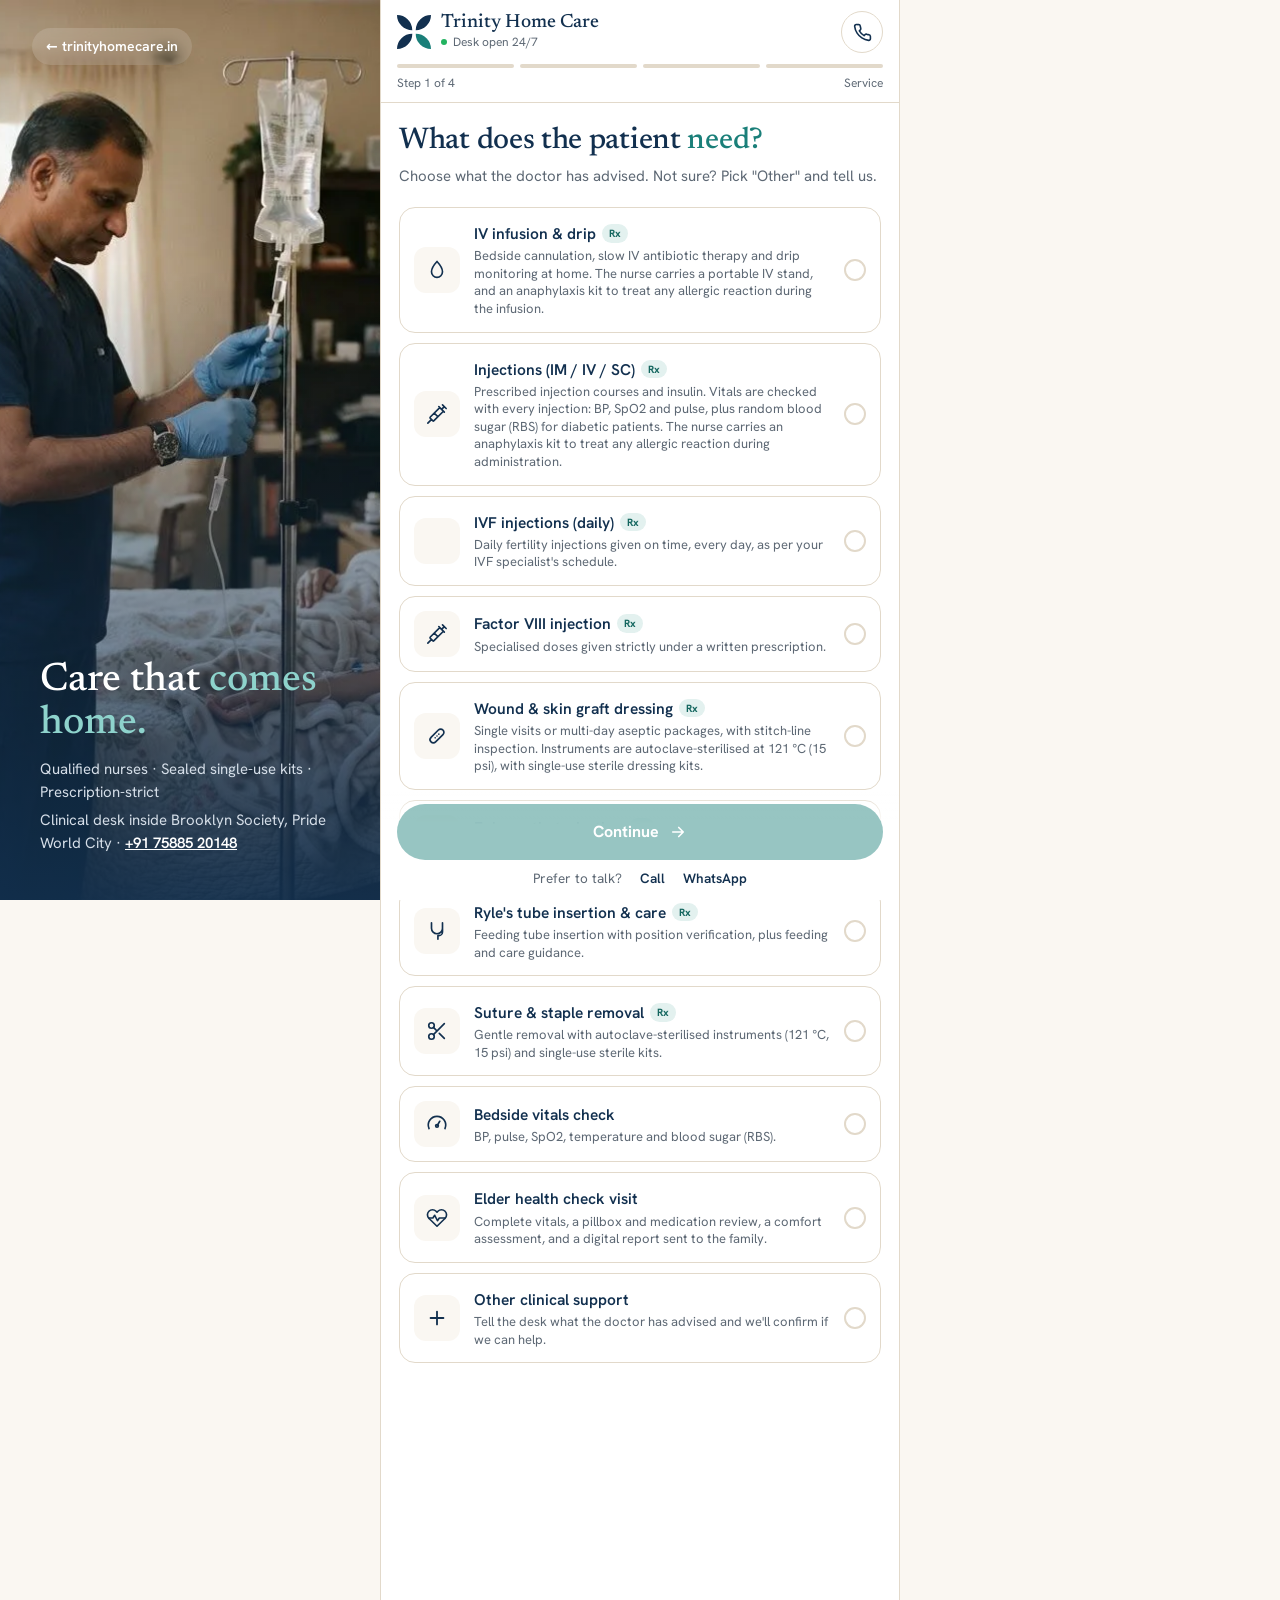
<file: book/index.html>
<!doctype html>
<html lang="en">
<head>
<meta charset="utf-8">
<meta name="viewport" content="width=device-width,initial-scale=1,viewport-fit=cover">
<title>Book a nurse · Trinity Home Care</title>
<meta name="description" content="Book a Trinity Home Care nurse visit in under a minute: IV drips, injections, dressings, catheter care and elder health checks in Pride World City & Porwal Road.">
<meta name="theme-color" content="#12304F">
<script>if(!/(^|\.)trinityhomecare\.in$/.test(location.hostname)){var r=document.createElement("meta");r.name="robots";r.content="noindex, nofollow";document.head.appendChild(r);}</script>
<meta name="apple-mobile-web-app-capable" content="yes">
<meta name="apple-mobile-web-app-status-bar-style" content="default">
<meta name="apple-mobile-web-app-title" content="Trinity Book">
<link rel="manifest" href="manifest.webmanifest">
<link rel="icon" href="../favicon.png">
<link rel="icon" href="../favicon.svg" type="image/svg+xml">
<link rel="apple-touch-icon" href="../img/apple-touch-icon.png">
<link rel="preload" href="../assets/fonts/newsreader-latin-400-normal.woff2" as="font" type="font/woff2" crossorigin>
<link rel="stylesheet" href="../assets/fonts.css">
<link rel="stylesheet" href="app.css">
</head>
<body>
<svg width="0" height="0" style="position:absolute" aria-hidden="true">
  <symbol id="i-phone" viewBox="0 0 24 24" fill="none" stroke="currentColor" stroke-width="2" stroke-linecap="round" stroke-linejoin="round"><path d="M22 16.9v3a2 2 0 0 1-2.2 2 19.8 19.8 0 0 1-8.6-3.1 19.5 19.5 0 0 1-6-6A19.8 19.8 0 0 1 2.1 4.2 2 2 0 0 1 4.1 2h3a2 2 0 0 1 2 1.7c.1 1 .4 1.9.7 2.8a2 2 0 0 1-.5 2.1L8 9.9a16 16 0 0 0 6 6l1.3-1.3a2 2 0 0 1 2.1-.4c.9.3 1.8.6 2.8.7a2 2 0 0 1 1.7 2z"/></symbol>
  <symbol id="i-wa" viewBox="0 0 24 24" fill="currentColor"><path d="M17.5 14.4c-.3-.1-1.8-.9-2-1-.3-.1-.5-.1-.7.1-.2.3-.8 1-.9 1.2-.2.2-.3.2-.6.1-.3-.1-1.3-.5-2.4-1.5-.9-.8-1.5-1.8-1.7-2.1-.2-.3 0-.5.1-.6l.4-.5c.2-.2.2-.3.3-.5.1-.2 0-.4 0-.5l-.9-2.2c-.2-.6-.5-.5-.7-.5h-.6c-.2 0-.5.1-.8.4-.3.3-1 1-1 2.5s1.1 2.9 1.2 3.1c.1.2 2.1 3.2 5.1 4.5.7.3 1.3.5 1.7.6.7.2 1.4.2 1.9.1.6-.1 1.8-.7 2-1.4.2-.7.2-1.3.2-1.4-.1-.2-.3-.3-.6-.4zM12 21.8c-1.8 0-3.5-.5-5-1.4l-.4-.2-3.7 1 1-3.6-.2-.4A9.8 9.8 0 0 1 12 2.2c5.4 0 9.8 4.4 9.8 9.8s-4.4 9.8-9.8 9.8zM12 0C5.4 0 0 5.4 0 12c0 2.1.6 4.2 1.6 6L0 24l6.2-1.6c1.8 1 3.8 1.5 5.8 1.5 6.6 0 12-5.4 12-12S18.6 0 12 0z"/></symbol>
  <symbol id="i-back" viewBox="0 0 24 24" fill="none" stroke="currentColor" stroke-width="2.2" stroke-linecap="round" stroke-linejoin="round"><path d="M15 18l-6-6 6-6"/></symbol>
  <symbol id="i-arrow" viewBox="0 0 24 24" fill="none" stroke="currentColor" stroke-width="2.2" stroke-linecap="round" stroke-linejoin="round"><path d="M5 12h14M13 6l6 6-6 6"/></symbol>
  <symbol id="i-check" viewBox="0 0 24 24" fill="none" stroke="currentColor" stroke-width="2.6" stroke-linecap="round" stroke-linejoin="round"><path d="M5 12.5l4.5 4.5L19 7.5"/></symbol>
  <symbol id="i-info" viewBox="0 0 24 24" fill="none" stroke="currentColor" stroke-width="2" stroke-linecap="round"><circle cx="12" cy="12" r="9"/><path d="M12 11v5M12 8h.01"/></symbol>
  <symbol id="i-drop" viewBox="0 0 24 24" fill="none" stroke="currentColor" stroke-width="1.8" stroke-linecap="round" stroke-linejoin="round"><path d="M12 2.7s6 6.4 6 11.3a6 6 0 0 1-12 0c0-4.9 6-11.3 6-11.3z"/></symbol>
  <symbol id="i-syringe" viewBox="0 0 24 24" fill="none" stroke="currentColor" stroke-width="1.8" stroke-linecap="round" stroke-linejoin="round"><path d="m18 2 4 4M17 7l3-3M19 9 8.7 19.3a1 1 0 0 1-1.4 0l-2.6-2.6a1 1 0 0 1 0-1.4L15 5M9 11l4 4M5 19l-3 3M14 4l6 6"/></symbol>
  <symbol id="i-band" viewBox="0 0 24 24" fill="none" stroke="currentColor" stroke-width="1.8" stroke-linecap="round" stroke-linejoin="round"><path d="M18.5 5.5a3.5 3.5 0 0 0-5 0l-8 8a3.5 3.5 0 0 0 5 5l8-8a3.5 3.5 0 0 0 0-5z"/><path d="M12 12h.01M14 10h.01M10 14h.01"/></symbol>
  <symbol id="i-heart" viewBox="0 0 24 24" fill="none" stroke="currentColor" stroke-width="1.8" stroke-linecap="round" stroke-linejoin="round"><path d="M20.8 4.6a5.5 5.5 0 0 0-7.8 0L12 5.7l-1-1.1a5.5 5.5 0 0 0-7.8 7.8l1 1L12 21l7.8-7.6 1-1a5.5 5.5 0 0 0 0-7.8z"/><path d="M3.5 12h4l2-3 3 6 2-3h6"/></symbol>
  <symbol id="i-tube" viewBox="0 0 24 24" fill="none" stroke="currentColor" stroke-width="1.8" stroke-linecap="round" stroke-linejoin="round"><path d="M6 3v6a6 6 0 0 0 12 0V3M18 9v4a4 4 0 0 1-4 4h-1v4"/></symbol>
  <symbol id="i-cut" viewBox="0 0 24 24" fill="none" stroke="currentColor" stroke-width="1.8" stroke-linecap="round" stroke-linejoin="round"><circle cx="6" cy="6" r="3"/><circle cx="6" cy="18" r="3"/><path d="M20 4 8.1 15.9M14.5 14.5 20 20M8.1 8.1 12 12"/></symbol>
  <symbol id="i-gauge" viewBox="0 0 24 24" fill="none" stroke="currentColor" stroke-width="1.8" stroke-linecap="round" stroke-linejoin="round"><path d="M12 14 15 9"/><circle cx="12" cy="14" r="1.5"/><path d="M3.3 17a9.5 9.5 0 1 1 17.4 0"/></symbol>
  <symbol id="i-plus" viewBox="0 0 24 24" fill="none" stroke="currentColor" stroke-width="2" stroke-linecap="round"><path d="M12 5v14M5 12h14"/></symbol>
</svg>

<div class="shell">
  <aside class="side">
    <a class="back" href="../">← trinityhomecare.in</a>
    <h2>Care that <em>comes home.</em></h2>
    <p>Qualified nurses · Sealed single-use kits · Prescription-strict</p>
    <p>Clinical desk inside Brooklyn Society, Pride World City · <a href="tel:+917588520148">+91 75885 20148</a></p>
  </aside>

  <div class="app">
    <div class="top">
      <div class="bar">
        <button class="icon-btn" id="backBtn" aria-label="Back" hidden><svg><use href="#i-back"/></svg></button>
        <div class="ttl"><img src="../img/symbol.svg" alt="" width="34" height="34"><div><b>Trinity Home Care</b><small>Desk open 24/7</small></div></div>
        <a class="icon-btn" href="tel:+917588520148" aria-label="Call the desk"><svg><use href="#i-phone"/></svg></a>
      </div>
      <div id="progWrap"><div class="prog" aria-hidden="true"><i></i><i></i><i></i><i></i></div>
      <div class="prog-l"><span id="progTxt">Step 1 of 4</span><span id="progName">Service</span></div></div>
    </div>

    <main>
      <form id="f" novalidate autocomplete="on">
        <input class="hp" type="text" name="website" tabindex="-1" autocomplete="off" aria-hidden="true">

        <!-- 1. Service -->
        <section class="step active" data-step="1" data-name="Service">
          <div class="welcome" id="welcome" hidden></div>
          <h1>What does the patient <em>need?</em></h1>
          <p class="sub">Choose what the doctor has advised. Not sure? Pick "Other" and tell us.</p>
          <div class="svcs" id="svcs" role="radiogroup" aria-label="Service"></div>
        </section>

        <!-- 2. When -->
        <section class="step" data-step="2" data-name="Date & time">
          <h1>When should the <em>nurse come?</em></h1>
          <p class="sub">The desk will confirm the exact time with you.</p>
          <span class="lbl">Date</span>
          <div class="dates" id="dates" role="radiogroup" aria-label="Date"></div>
          <span class="lbl">Time of day</span>
          <div class="slots" id="slots" role="radiogroup" aria-label="Time slot"></div>
          <span class="lbl">How often</span>
          <div class="seg" id="repeat" role="radiogroup" aria-label="Frequency">
            <button type="button" data-v="once" aria-checked="true">One visit</button>
            <button type="button" data-v="daily" aria-checked="false">Daily</button>
            <button type="button" data-v="weekly" aria-checked="false">Weekly</button>
          </div>
          <div class="days" id="daysBox" hidden><span id="daysLbl">Number of days</span>
            <div class="stepper"><button type="button" id="dMinus" aria-label="Fewer">−</button><output id="dOut">5</output><button type="button" id="dPlus" aria-label="More">+</button></div></div>
          <span class="lbl">Nurse preference</span>
          <div class="seg" id="pref" role="radiogroup" aria-label="Nurse preference">
            <button type="button" data-v="Any" aria-checked="true">No preference</button>
            <button type="button" data-v="Male" aria-checked="false">Male nurse</button>
            <button type="button" data-v="Female" aria-checked="false">Female nurse</button>
          </div>
        </section>

        <!-- 3. Details -->
        <section class="step" data-step="3" data-name="Patient & address">
          <h1>Where should we <em>come?</em></h1>
          <p class="sub">Your details stay with the Trinity desk and are only used for this visit.</p>
          <div class="f">
            <div class="in"><label for="area">Society / area</label><select id="area" name="area" required></select><span class="msg">Choose your society or area</span></div>
            <div class="in"><label for="flat">Building &amp; flat no.</label><input id="flat" name="flat" placeholder="e.g. E-1204" required autocomplete="address-line1"><span class="msg">Add the building and flat number</span></div>
            <div class="row2">
              <div class="in"><label for="patient">Patient's name</label><input id="patient" name="patient" placeholder="e.g. Sunita Sharma" required autocomplete="off"><span class="msg">Add the patient's name</span></div>
              <div class="in"><label for="age">Age</label><input id="age" name="age" inputmode="numeric" maxlength="3" placeholder="e.g. 68"></div>
            </div>
            <div class="in"><label for="name">Your name</label><input id="name" name="name" placeholder="e.g. Rahul Sharma" required autocomplete="name"><span class="msg">Add your name</span></div>
            <div class="in"><label for="phone">Your WhatsApp / mobile number</label><div class="pref"><span class="pfx">+91</span><input id="phone" name="phone" type="tel" inputmode="numeric" maxlength="10" placeholder="10-digit number" required autocomplete="tel-national"></div><span class="msg">Enter a valid 10-digit mobile number</span></div>
          </div>
          <div id="rxBox">
            <span class="lbl">Prescription</span>
            <div class="opt" id="rx" role="radiogroup" aria-label="Prescription">
              <button type="button" data-v="Have it" aria-checked="false"><i></i><span>I have the prescription<small>I'll send a photo on WhatsApp after booking</small></span></button>
              <button type="button" data-v="Getting it" aria-checked="false"><i></i><span>I'm getting it from the doctor<small>The nurse can't start without it</small></span></button>
            </div>
          </div>
          <span class="lbl">Medicines &amp; consumables</span>
          <div class="opt" id="cons" role="radiogroup" aria-label="Consumables">
            <button type="button" data-v="We have them" aria-checked="true"><i></i><span>We have them ready</span></button>
            <button type="button" data-v="Please bring" aria-checked="false"><i></i><span>Please bring consumables<small>Charged separately</small></span></button>
            <button type="button" data-v="Not sure" aria-checked="false"><i></i><span>Not sure, please advise</span></button>
          </div>
          <span class="lbl">Anything else? (optional)</span>
          <div class="in"><label for="notes">Doctor's advice, medical history, gate or parking notes</label><textarea id="notes" name="notes" rows="3" maxlength="600"></textarea></div>
        </section>

        <!-- 4. Review -->
        <section class="step" data-step="4" data-name="Confirm">
          <h1>Check and <em>confirm.</em></h1>
          <p class="sub">The desk calls or WhatsApps you to confirm the nurse, time and charges.</p>
          <div class="card" id="summary"></div>
          <div class="ready" id="ready"></div>
          <p class="emg">Not an emergency service. For chest pain, breathlessness or unconsciousness call <a href="tel:108">108</a>.</p>
        </section>

        <!-- Done -->
        <section class="step" data-step="5">
          <div class="done" id="done"></div>
        </section>
      </form>
    </main>

    <div class="foot" id="foot">
      <button class="cta" id="next" type="button" disabled>Continue <svg><use href="#i-arrow"/></svg></button>
      <div class="alt">Prefer to talk? <a href="tel:+917588520148">Call</a><a id="footWa" href="#" target="_blank" rel="noopener">WhatsApp</a></div>
    </div>
  </div>
  <div class="side-r"></div>
</div>

<script src="../assets/data.js"></script>
<script src="app.js"></script>
</body>
</html>
</file>
<file: assets/fonts.css>
@font-face{font-family:"Newsreader";font-style:normal;font-weight:400;font-display:swap;src:url(fonts/newsreader-latin-400-normal.woff2) format("woff2")}
@font-face{font-family:"Newsreader";font-style:normal;font-weight:500;font-display:swap;src:url(fonts/newsreader-latin-500-normal.woff2) format("woff2")}
@font-face{font-family:"Newsreader";font-style:italic;font-weight:400;font-display:swap;src:url(fonts/newsreader-latin-400-italic.woff2) format("woff2")}
@font-face{font-family:"Hanken Grotesk";font-style:normal;font-weight:400;font-display:swap;src:url(fonts/hanken-grotesk-latin-400-normal.woff2) format("woff2")}
@font-face{font-family:"Hanken Grotesk";font-style:normal;font-weight:500;font-display:swap;src:url(fonts/hanken-grotesk-latin-500-normal.woff2) format("woff2")}
@font-face{font-family:"Hanken Grotesk";font-style:normal;font-weight:600;font-display:swap;src:url(fonts/hanken-grotesk-latin-600-normal.woff2) format("woff2")}
@font-face{font-family:"Hanken Grotesk";font-style:normal;font-weight:700;font-display:swap;src:url(fonts/hanken-grotesk-latin-700-normal.woff2) format("woff2")}
@font-face{font-family:"Mukta";font-style:normal;font-weight:500;font-display:swap;src:url(fonts/mukta-devanagari-500-normal.woff2) format("woff2");unicode-range:U+0900-097F,U+1CD0-1CF9,U+200C-200D,U+20A8,U+20B9,U+25CC,U+A830-A839,U+A8E0-A8FF}
@font-face{font-family:"Newsreader";font-style:italic;font-weight:500;font-display:swap;src:url(fonts/newsreader-latin-500-italic.woff2) format("woff2")}
@font-face{font-family:"Newsreader";font-style:normal;font-weight:600;font-display:swap;src:url(fonts/newsreader-latin-600-normal.woff2) format("woff2")}
</file>
<file: assets/site.css>
/* Trinity Home Care · website · Brand V2 (Navy & Teal) */
:root{
  --navy:#12304F;--ink:#0F2440;--teal:#1A7F79;--teal-d:#14665F;--mint:#8ED3CC;--mint-soft:#E3F1EF;
  --cream:#FAF7F2;--sand:#EFE8DC;--card:#FFFDF9;--line:#E2D9CA;--muted:#5D6874;--on-navy:#C9D6E2;
  --wa:#25D366;--err:#B3261E;
  --serif:"Newsreader",Georgia,"Times New Roman",serif;
  --sans:"Hanken Grotesk",system-ui,-apple-system,"Segoe UI",Roboto,sans-serif;
  --deva:"Mukta","Hanken Grotesk",system-ui,sans-serif;
  --ease:cubic-bezier(.22,.8,.24,1);--ease-io:cubic-bezier(.65,0,.35,1);
  --r:28px;--hh:76px;
}
*{box-sizing:border-box}
html{scroll-behavior:smooth;-webkit-text-size-adjust:100%}
body{margin:0;font-optical-sizing:none;background:var(--cream);color:var(--ink);font:400 17px/1.6 var(--sans);-webkit-font-smoothing:antialiased;text-rendering:optimizeLegibility;overflow-x:clip}
img{max-width:100%;display:block}
a{color:inherit}
svg{flex:none}
button,input,select{font:inherit;color:inherit}
[lang=mr]{font-family:var(--deva)}
:focus-visible{outline:3px solid var(--teal);outline-offset:3px;border-radius:10px}
.wrap{width:min(1240px,100% - 48px);margin-inline:auto}
@media (max-width:600px){.wrap{width:calc(100% - 36px)}}
section{position:relative;padding:clamp(80px,11vw,150px) 0}
[id]{scroll-margin-top:calc(var(--hh) + 12px)}
.skip{position:absolute;left:-999px;top:8px;background:var(--navy);color:#fff;padding:10px 16px;border-radius:10px;z-index:100}
.skip:focus{left:12px}

/* type */
h1,h2,h3{font-family:var(--serif);font-weight:500;color:var(--navy);margin:0;letter-spacing:-.022em}
h2{font-size:clamp(38px,5.2vw,68px);line-height:1.04}
h2 em,h1 em{font-style:normal;color:var(--teal)}
h3{font-size:24px;line-height:1.2;letter-spacing:-.01em}
.h2s{font-size:clamp(30px,3.4vw,44px);line-height:1.08;margin:14px 0 26px}
p{margin:0}
.lead{font-size:clamp(17px,1.5vw,20px);color:var(--muted);line-height:1.6}
.eyebrow{display:inline-block;font:600 12.5px/1 var(--sans);letter-spacing:.16em;text-transform:uppercase;color:var(--teal)}
.sec-head{margin-bottom:clamp(40px,5vw,64px)}
.sec-head h2{margin-top:16px}
.sec-head.center{text-align:center;max-width:820px;margin-inline:auto}
.sec-head.center p{margin:22px auto 0;max-width:620px;color:var(--muted);font-size:18px}
.sec-head.split{display:grid;grid-template-columns:1.3fr 1fr;gap:40px;align-items:end}
.sec-head.split p{color:var(--muted)}
@media (max-width:860px){.sec-head.split{grid-template-columns:1fr;gap:18px}}
.rx,.norx{display:inline-flex;align-items:center;font:700 11px/1 var(--sans);letter-spacing:.06em;text-transform:uppercase;padding:6px 9px;border-radius:999px;background:var(--mint-soft);color:var(--teal-d);vertical-align:middle}
.norx{background:var(--sand);color:var(--muted)}

/* buttons */
.btn{--bg:var(--navy);--fg:#fff;display:inline-flex;align-items:center;justify-content:center;gap:10px;min-height:52px;padding:0 24px;border-radius:999px;border:1px solid transparent;background:var(--bg);color:var(--fg);font:600 16px/1 var(--sans);text-decoration:none;cursor:pointer;position:relative;overflow:hidden;isolation:isolate;transition:transform .35s var(--ease),box-shadow .35s var(--ease),background .25s}
.btn svg{width:18px;height:18px;transition:transform .35s var(--ease)}
.btn:hover svg[class=""],.btn:hover use[href="#i-arrow"]{transform:translateX(3px)}
.btn:hover{transform:translateY(-2px);box-shadow:0 12px 28px -12px rgba(18,48,79,.45)}
.btn:active{transform:translateY(0) scale(.98)}
.btn-sm{min-height:44px;padding:0 18px;font-size:15px}
.btn-lg{min-height:58px;padding:0 30px;font-size:17px}
.btn-teal{--bg:var(--teal)}
.btn-teal:hover{--bg:var(--teal-d)}
.btn-mint{--bg:var(--mint);--fg:var(--navy)}
.btn-wa{--bg:var(--wa);--fg:#06351c}
.btn-ghost{--bg:transparent;--fg:var(--navy);border-color:rgba(18,48,79,.22)}
.btn-ghost:hover{--bg:#fff}
.btn-ghost-w{--bg:transparent;--fg:#fff;border-color:rgba(255,255,255,.35)}
.btn-ghost-w:hover{--bg:rgba(255,255,255,.08)}
.btn-line{--bg:#fff;--fg:var(--navy);border-color:var(--line)}
.lnk{color:var(--teal-d);font-weight:600;text-decoration:none;border-bottom:1.5px solid rgba(26,127,121,.3);padding-bottom:2px;transition:border-color .2s}
.lnk:hover{border-color:var(--teal)}

/* header: hides on scroll down, returns on scroll up */
header.site{position:sticky;top:0;z-index:50;height:var(--hh);transition:transform .5s var(--ease),background .3s,box-shadow .3s;background:rgba(250,247,242,0)}
header.site.scrolled{background:rgba(250,247,242,.82);backdrop-filter:saturate(1.4) blur(16px);-webkit-backdrop-filter:saturate(1.4) blur(16px);box-shadow:0 1px 0 var(--line)}
header.site.hide{transform:translateY(-100%)}
header.site .wrap{height:100%;display:flex;align-items:center;gap:28px}
.brand img{height:44px;width:auto}
nav.main{display:flex;gap:4px;margin-left:auto}
nav.main a{font-size:15px;font-weight:500;text-decoration:none;color:var(--navy);padding:9px 14px;border-radius:999px;transition:background .2s}
nav.main a:hover{background:rgba(18,48,79,.06)}
.head-cta{display:flex;align-items:center;gap:16px}
.tel{display:inline-flex;align-items:center;gap:8px;text-decoration:none;font-weight:600;font-size:15px;color:var(--navy)}
.tel svg{width:16px;height:16px;color:var(--teal)}
@media (max-width:1100px){nav.main{display:none}.head-cta{margin-left:auto}}
@media (max-width:560px){.tel span{display:none}.tel{width:44px;height:44px;border-radius:50%;border:1px solid var(--line);justify-content:center;background:#fff}.brand img{height:38px}}

/* hero */
.hero{padding:clamp(36px,6vw,84px) 0 0;overflow:hidden}
.hero-txt{text-align:center;max-width:1000px}
.pill{display:inline-flex;align-items:center;gap:10px;font-size:14px;font-weight:500;color:var(--navy);background:#fff;border:1px solid var(--line);padding:8px 16px 8px 12px;border-radius:999px}
.live{width:8px;height:8px;border-radius:50%;background:var(--teal);box-shadow:0 0 0 0 rgba(26,127,121,.5);animation:pulse 2.4s infinite}
@keyframes pulse{0%{box-shadow:0 0 0 0 rgba(26,127,121,.45)}70%{box-shadow:0 0 0 9px rgba(26,127,121,0)}100%{box-shadow:0 0 0 0 rgba(26,127,121,0)}}
.hero h1{font-size:clamp(50px,8.6vw,124px);line-height:.98;letter-spacing:-.035em;margin:28px auto 26px;max-width:11.5ch}
.hero .lead{max-width:640px;margin-inline:auto}
.hero-cta{display:flex;gap:12px;justify-content:center;flex-wrap:wrap;margin-top:34px}
.proof{list-style:none;padding:0;margin:30px 0 0;display:flex;justify-content:center;flex-wrap:wrap;gap:10px 28px;font-size:14.5px;color:var(--muted)}
.proof li{display:flex;align-items:center;gap:8px}
.proof svg{width:17px;height:17px;color:var(--teal)}
.star{color:#E5A50A;font-size:16px}

/* split headline words */
[data-split] .w{display:inline-block;overflow:hidden;vertical-align:top;padding-bottom:.08em;margin-bottom:-.08em}
[data-split] .w>span{display:inline-block;transform:translateY(105%);transition:transform 1.1s var(--ease);transition-delay:var(--d)}
.ready [data-split] .w>span{transform:none}
.fade{opacity:0;transform:translateY(14px);transition:opacity .9s var(--ease),transform .9s var(--ease);transition-delay:var(--d,0ms)}
.ready .fade{opacity:1;transform:none}

.hero-media{position:relative;width:min(1400px,100% - 32px);margin:clamp(48px,6vw,80px) auto 0;--p:0}
.hero-media .frame{border-radius:calc(var(--r) + 12px);overflow:hidden;aspect-ratio:16/8.2;transform:scale(calc(.9 + .1 * var(--p)));transform-origin:50% 0;opacity:0;transition:opacity 1.2s var(--ease) .5s;box-shadow:0 40px 80px -40px rgba(15,36,64,.45);position:relative}
.ready .hero-media .frame{opacity:1}
.hero-media .frame img{width:100%;height:100%;object-fit:cover;object-position:55% 24%;transform:scale(calc(1.12 - .12 * var(--p)))}
.hero-media .shade{position:absolute;inset:0;background:linear-gradient(180deg,rgba(15,36,64,0) 55%,rgba(15,36,64,.35))}
@media (max-width:700px){.hero-media .frame{aspect-ratio:4/4.4}.hero-media .frame img{object-position:62% 30%}}
.float{position:absolute;z-index:2;background:rgba(255,253,249,.94);backdrop-filter:blur(14px);-webkit-backdrop-filter:blur(14px);border:1px solid rgba(255,255,255,.7);border-radius:20px;padding:16px 18px;box-shadow:0 24px 50px -24px rgba(15,36,64,.45);opacity:0;transition:opacity .9s var(--ease),translate .9s var(--ease);translate:0 24px}
.ready .float{opacity:1;translate:0 0}
.f1{left:clamp(12px,4vw,64px);top:18%;display:flex;gap:14px;align-items:center;transition-delay:1s}
.f1 b{display:block;color:var(--navy);font-size:16px}
.f1 div span{font-size:14px;color:var(--muted)}
.ok{width:40px;height:40px;border-radius:50%;background:var(--teal);color:#fff;display:grid;place-items:center}
.ok svg{width:20px;height:20px}
.f2{right:clamp(12px,4vw,64px);top:44%;transition-delay:1.15s}
.f2 small{font-size:12.5px;font-weight:600;color:var(--teal-d);letter-spacing:.04em;text-transform:uppercase}
.vit{display:flex;gap:22px;margin-top:8px}
.vit b{display:block;font:500 26px/1 var(--serif);color:var(--navy)}
.vit span{font-size:12.5px;color:var(--muted)}
.f3{left:clamp(12px,6vw,110px);bottom:9%;display:flex;align-items:center;gap:12px;background:var(--navy);border-color:var(--navy);color:#fff;font-size:14px;line-height:1.3;transition-delay:1.3s}
.bloom-s{width:34px;height:34px}
@media (max-width:700px){.f1{top:auto;bottom:12px;left:10px;right:10px}.f2{display:none}.f3{display:none}.vit{gap:16px}.vit b{font-size:22px}}

/* marquee */
.marquee{margin-top:clamp(40px,5vw,64px);padding:22px 0;border-block:1px solid var(--line);overflow:hidden;-webkit-mask:linear-gradient(90deg,transparent,#000 10%,#000 90%,transparent);mask:linear-gradient(90deg,transparent,#000 10%,#000 90%,transparent)}
.track{display:flex;width:max-content;align-items:center;gap:30px;animation:mq 46s linear infinite}
.marquee:hover .track{animation-play-state:paused}
.track span{font:400 clamp(22px,2.4vw,30px)/1 var(--serif);color:var(--navy);white-space:nowrap;letter-spacing:-.01em}
.track i{width:5px;height:5px;background:var(--teal);border-radius:50%;opacity:.7}
@keyframes mq{to{transform:translateX(-50%)}}

/* reveal */
.rv{opacity:0;transform:translateY(28px);transition:opacity 1s var(--ease),transform 1s var(--ease);transition-delay:var(--rd,0ms)}
.rv.in{opacity:1;transform:none}

/* comparison */
.vs{display:grid;grid-template-columns:1fr 1fr;gap:20px;max-width:1060px;margin:0 auto}
.vs-card{border-radius:var(--r);padding:clamp(28px,3.4vw,44px)}
.vs-card .tag{display:inline-flex;align-items:center;gap:10px;font-weight:600;font-size:15px;padding:8px 14px;border-radius:999px}
.vs-card ul{list-style:none;padding:0;margin:28px 0 0;display:grid;gap:4px}
.vs-card li{display:flex;gap:14px;align-items:flex-start;padding:14px 0;font-size:18px;line-height:1.45;border-top:1px solid}
.vs-card li svg{width:22px;height:22px;margin-top:2px}
.vs-card.old{background:var(--sand);color:var(--muted)}
.vs-card.old .tag{background:rgba(93,104,116,.1)}
.vs-card.old li{border-color:rgba(93,104,116,.15)}
.vs-card.old li svg{color:#A0786A}
.vs-card.new{background:var(--navy);color:#fff;box-shadow:0 40px 80px -40px rgba(15,36,64,.6)}
.vs-card.new .tag{background:rgba(142,211,204,.14);color:var(--mint)}
.vs-card.new li{border-color:rgba(255,255,255,.1)}
.vs-card.new li svg{color:var(--mint)}
.bloom-xs{width:18px;height:18px}
.vs-card.new.rv{transition-delay:.12s}
@media (max-width:760px){.vs{grid-template-columns:1fr}}
.stats{display:grid;grid-template-columns:repeat(4,1fr);margin:clamp(56px,7vw,96px) auto 0;max-width:1060px;border-top:1px solid var(--line)}
.stats>div{padding:28px 20px 0;border-left:1px solid var(--line)}
.stats>div:first-child{border-left:0;padding-left:0}
.stats b{display:block;font:400 clamp(40px,4.6vw,60px)/1 var(--serif);color:var(--navy);letter-spacing:-.03em}
.stats b small{font-size:.5em;color:#E5A50A;margin-left:4px;vertical-align:super}
.stats>div>span{display:block;margin-top:10px;font-size:14.5px;color:var(--muted)}
@media (max-width:760px){.stats{grid-template-columns:1fr 1fr}.stats>div{padding:24px 16px 4px}.stats>div:nth-child(3){border-left:0;padding-left:0}}

/* services */
.services{background:#fff;border-radius:48px 48px 0 0}
.feat{display:grid;grid-template-columns:1fr 1fr;gap:20px}
.fcard{background:var(--cream);border-radius:var(--r);overflow:hidden;display:flex;flex-direction:column}
.fcard .ph{aspect-ratio:16/10;overflow:hidden}
.fcard .ph img{width:100%;height:100%;object-fit:cover;transition:transform 1.4s var(--ease)}
.fcard:hover .ph img{transform:scale(1.05)}
.fcard .bd{padding:30px 32px 32px;display:flex;flex-direction:column;gap:14px;flex:1}
.fcard .k{display:flex;justify-content:space-between;gap:10px;flex-wrap:wrap;align-items:center}
.fcard h3{font-size:clamp(28px,2.6vw,36px)}
.fcard p{color:var(--muted)}
.fcard .act{display:flex;gap:20px;align-items:center;flex-wrap:wrap;margin-top:auto;padding-top:8px}
@media (max-width:800px){.feat{grid-template-columns:1fr}}
.filter{display:flex;gap:8px;flex-wrap:wrap;margin:56px 0 22px}
.filter button{border:1px solid var(--line);background:#fff;border-radius:999px;padding:10px 18px;font-size:15px;font-weight:500;color:var(--navy);cursor:pointer;transition:all .25s}
.filter button:hover{border-color:var(--navy)}
.filter button[aria-pressed=true]{background:var(--navy);color:#fff;border-color:var(--navy)}
.list{display:grid;grid-template-columns:1fr 1fr;gap:12px;align-items:start}
@media (max-width:800px){.list{grid-template-columns:1fr}}
.svc{background:var(--cream);border:1px solid transparent;border-radius:22px;transition:border-color .3s,background .3s,opacity .4s,transform .4s}
.svc.hidden{display:none}
.svc.open{background:#fff;border-color:var(--line);box-shadow:0 20px 40px -30px rgba(15,36,64,.3)}
.svc-top{width:100%;display:flex;gap:16px;align-items:center;text-align:left;background:none;border:0;padding:20px 22px;cursor:pointer}
.svc-ic{width:48px;height:48px;border-radius:14px;background:#fff;display:grid;place-items:center;color:var(--teal);transition:background .3s,color .3s}
.svc.open .svc-ic,.svc-top:hover .svc-ic{background:var(--teal);color:#fff}
.svc-ic svg{width:22px;height:22px}
.svc-top>span:nth-child(2){flex:1;min-width:0}
.svc h3{font:600 17px/1.3 var(--sans);color:var(--navy);letter-spacing:0;display:flex;gap:8px;align-items:center;flex-wrap:wrap}
.svc small{display:block;font-size:14.5px;color:var(--muted);margin-top:3px;line-height:1.45}
.plus{width:34px;height:34px;border-radius:50%;border:1px solid var(--line);display:grid;place-items:center;color:var(--navy);transition:transform .4s var(--ease),background .3s}
.plus svg{width:15px;height:15px}
.open>button .plus{transform:rotate(45deg);background:var(--navy);color:#fff;border-color:var(--navy)}
.svc-body,.q .a{display:grid;grid-template-rows:0fr;transition:grid-template-rows .5s var(--ease)}
.svc.open .svc-body,.q.open .a{grid-template-rows:1fr}
.svc-body>div,.q .a>div{overflow:hidden}
.svc-in{padding:0 22px 22px 86px}
.svc-in h4{margin:0 0 8px;font-size:12.5px;letter-spacing:.12em;text-transform:uppercase;color:var(--teal-d)}
.svc-in ul{margin:0 0 18px;padding-left:18px;color:var(--ink);font-size:15.5px}
.svc-in li{margin:4px 0}
@media (max-width:560px){.svc-in{padding-left:22px}}

/* how it works: pinned */
.how{background:#fff;padding-bottom:0}
.how .sec-head{margin-bottom:0}
.how-pin{position:relative;height:420vh}
.how-sticky{position:sticky;top:0;height:100vh;display:flex;align-items:center}
.how-grid{display:grid;grid-template-columns:1fr 1fr;gap:clamp(40px,6vw,96px);align-items:center}
.how-steps{list-style:none;margin:0;padding:0;display:grid;gap:6px}
.hs{display:flex;gap:22px;padding:22px 0;border-top:1px solid var(--line);opacity:.38;transition:opacity .5s var(--ease)}
.hs.on{opacity:1}
.hs .n{font:500 15px/1 var(--sans);color:var(--teal);padding-top:8px;width:28px}
.hs h3{font-size:clamp(24px,2.3vw,32px)}
.hs p{color:var(--muted);overflow:hidden;max-height:0;margin-top:0;transition:max-height .6s var(--ease),margin .6s var(--ease)}
.hs.on p{max-height:160px;margin-top:12px}
.hs .vis-m{display:none}
.how-stage{position:relative;height:min(600px,74vh);border-radius:36px;background:radial-gradient(120% 90% at 80% 10%,#DCEFEC 0%,var(--cream) 55%);overflow:hidden}
.hv{position:absolute;inset:0;display:grid;place-items:center;padding:32px;opacity:0;transform:translateY(40px) scale(.97);transition:opacity .7s var(--ease),transform .9s var(--ease);pointer-events:none}
.hv.on{opacity:1;transform:none}
.hv.past{transform:translateY(-40px) scale(.97)}
.how-rail{position:absolute;left:0;right:0;bottom:0;height:3px;background:var(--line)}
.how-rail span{display:block;height:100%;width:0;background:var(--teal);transform-origin:left}
/* stage UI pieces */
.ui-card{width:min(380px,100%);background:#fff;border-radius:24px;padding:22px;box-shadow:0 40px 70px -40px rgba(15,36,64,.45);font-size:14px}
.ui-top{display:flex;gap:10px;align-items:center;margin-bottom:14px}
.ui-top img{width:26px;height:26px}
.ui-top b{font:500 20px/1 var(--serif);color:var(--navy)}
.ui-card small{display:block;font-size:11.5px;font-weight:600;letter-spacing:.1em;text-transform:uppercase;color:var(--muted);margin:14px 0 8px}
.ui-chips,.ui-dates,.ui-slots{display:flex;gap:6px;flex-wrap:wrap}
.ui-chips span,.ui-dates span,.ui-slots span{border:1px solid var(--line);border-radius:12px;padding:8px 11px;color:var(--navy);font-weight:500;transition:all .4s}
.ui-dates span{text-align:center;min-width:56px;font:500 18px/1.1 var(--serif)}
.ui-dates i,.ui-slots i{display:block;font:500 11px/1.4 var(--sans);font-style:normal;color:var(--muted)}
.ui-slots span{flex:1}
.ui-card .sel{background:var(--teal);border-color:var(--teal);color:#fff}
.ui-card .sel i{color:rgba(255,255,255,.8)}
.ui-btn{margin-top:18px;background:var(--navy);color:#fff;border-radius:999px;padding:13px;text-align:center;font-weight:600;display:flex;justify-content:center;gap:8px;align-items:center}
.ui-btn svg{width:16px;height:16px}
.hv.on .ui-chips .sel{animation:tap .6s var(--ease) .4s both}
.hv.on .ui-dates .sel{animation:tap .6s var(--ease) .8s both}
.hv.on .ui-slots .sel{animation:tap .6s var(--ease) 1.2s both}
@keyframes tap{0%{background:#fff;color:var(--navy);border-color:var(--line);transform:scale(1)}50%{transform:scale(.94)}100%{transform:scale(1)}}
.wa-phone{width:min(380px,100%);border-radius:28px;overflow:hidden;background:#EFE7DC;box-shadow:0 40px 70px -40px rgba(15,36,64,.5)}
.wa-head{display:flex;gap:12px;align-items:center;background:#0B4F4A;color:#fff;padding:14px 18px}
.wa-head .av{width:38px;height:38px;border-radius:50%;background:var(--navy);display:grid;place-items:center}
.wa-head b{display:block;font-size:15px}
.wa-head small{font-size:12px;opacity:.75}
.wa-body{padding:22px 16px 26px;display:flex;flex-direction:column;gap:10px;min-height:260px;justify-content:flex-end}
.bub{max-width:86%;background:#fff;border-radius:4px 16px 16px 16px;padding:10px 12px 18px;font-size:14.5px;line-height:1.45;position:relative;color:#1b2a33;box-shadow:0 1px 1px rgba(0,0,0,.06);opacity:0;transform:translateY(12px);transition:all .6s var(--ease)}
.bub.me{align-self:flex-end;background:#D9FDD3;border-radius:16px 4px 16px 16px}
.bub i{position:absolute;right:10px;bottom:4px;font-style:normal;font-size:10.5px;color:#7b8a90}
.hv.on .bub{opacity:1;transform:none}
.hv.on .bub:nth-child(1){transition-delay:.25s}
.hv.on .bub:nth-child(2){transition-delay:.9s}
.photo-card{width:min(460px,100%);border-radius:24px;overflow:hidden;background:#fff;box-shadow:0 40px 70px -40px rgba(15,36,64,.5)}
.photo-card img{aspect-ratio:1/1;height:auto;object-fit:cover;object-position:60% 40%;width:100%}
.chip-row{display:flex;flex-wrap:wrap;gap:8px;padding:16px}
.chip-row span{display:inline-flex;align-items:center;gap:7px;background:var(--mint-soft);color:var(--teal-d);font-size:13.5px;font-weight:600;padding:8px 12px;border-radius:999px}
.chip-row svg{width:15px;height:15px}
/* mobile: no pinning; each step carries its own visual */
@media (max-width:900px){
  .how{padding-bottom:clamp(80px,11vw,150px)}
  .how-pin{height:auto;margin-top:40px}
  .how-sticky{position:static;height:auto;display:block}
  .how-grid{grid-template-columns:1fr}
  .how-stage,.how-rail{display:none}
  .hs{opacity:1;flex-wrap:wrap}
  .hs>div{flex:1;min-width:0}
  .hs p{max-height:none;margin-top:10px}
  .hs .vis-m{display:block;flex:0 0 100%;margin-top:6px}
  .hs .vis-m .hv{position:relative;inset:auto;opacity:1;transform:none;padding:28px 18px;border-radius:26px;background:radial-gradient(120% 90% at 80% 10%,#DCEFEC 0%,var(--cream) 60%)}
  .hs .vis-m .bub{opacity:1;transform:none}
}

/* bloom values */
.care{background:var(--navy);color:#fff;overflow:hidden}
.care h2{color:#fff}
.care h2 em{color:var(--mint)}
.care .eyebrow{color:var(--mint)}
.care-grid{display:grid;grid-template-columns:1fr 1.05fr;gap:clamp(40px,7vw,110px);align-items:center}
.care-txt>p{color:var(--on-navy);font-size:18px;margin:22px 0 34px;max-width:520px}
.bloom-big svg{width:100%;max-width:520px;margin:auto;display:block;overflow:visible}
.lf{fill:#fff;transform-box:fill-box;transform-origin:center;opacity:0;transition:opacity 1s var(--ease),transform 1.4s var(--ease),fill .4s}
.l4{fill:var(--mint)}
.l1{transform:translate(-30%,-30%) rotate(-25deg)}
.l2{transform:translate(30%,-30%) rotate(25deg);transition-delay:.12s}
.l3{transform:translate(-30%,30%) rotate(25deg);transition-delay:.24s}
.l4{transform:translate(30%,30%) rotate(-25deg);transition-delay:.42s}
.bloom-big.in .lf{opacity:1;transform:none}
.bloom-big.dim .lf{opacity:.18}
.bloom-big.dim .lf.hi{opacity:1}
.values{list-style:none;margin:0;padding:0}
.values li{padding:20px 0 20px 0;border-top:1px solid rgba(255,255,255,.12);display:grid;grid-template-columns:220px 1fr;gap:20px;cursor:default;transition:padding .4s var(--ease)}
.values li:hover{padding-left:10px}
.values b{font:400 26px/1.15 var(--serif);color:#fff}
.values b span{display:block;font:400 17px/1.5 var(--deva);color:var(--mint);margin-top:4px}
.values li>span{color:var(--on-navy);font-size:16px}
.values .c4 b{color:var(--mint)}
@media (max-width:900px){.care-grid{grid-template-columns:1fr}.bloom-big svg{max-width:260px}.values li{grid-template-columns:1fr;gap:6px}}

/* standards + prepare */
.std-grid{display:grid;grid-template-columns:repeat(4,1fr);gap:14px}
.sc{background:#fff;border-radius:24px;padding:28px 24px 30px;border:1px solid var(--line);transition:transform .5s var(--ease),box-shadow .5s var(--ease)}
.sc:hover{transform:translateY(-6px);box-shadow:0 30px 50px -30px rgba(15,36,64,.35)}
.ci{width:48px;height:48px;border-radius:14px;background:var(--mint-soft);color:var(--teal);display:grid;place-items:center}
.ci svg{width:22px;height:22px}
.sc small{display:block;margin:22px 0 6px;font-weight:600;font-size:12.5px;letter-spacing:.12em;color:var(--teal)}
.sc h3{font-size:24px;margin-bottom:10px}
.sc p{color:var(--muted);font-size:15.5px}
@media (max-width:980px){.std-grid{grid-template-columns:1fr 1fr}}
@media (max-width:520px){.std-grid{grid-template-columns:1fr}}
.prep{display:grid;grid-template-columns:1fr 1fr;gap:clamp(40px,6vw,90px);align-items:center;margin-top:clamp(80px,10vw,140px)}
.prep-img{border-radius:var(--r);overflow:hidden;aspect-ratio:4/4.6}
.prep-img img{width:100%;height:115%;object-fit:cover;margin-top:-7%}
.checks{display:grid;gap:4px}
.check{display:flex;gap:18px;padding:16px 0;border-top:1px solid var(--line)}
.check i{font:600 22px/1 var(--serif);font-style:normal;color:var(--teal);width:22px;padding-top:2px}
.check b{display:block;color:var(--navy);font-size:17px}
.check span{display:block;color:var(--muted);font-size:15.5px;margin-top:3px}
@media (max-width:860px){.prep{grid-template-columns:1fr}.prep-img{aspect-ratio:4/3.2}}

/* family */
.family{background:#fff}
.fam-grid{display:grid;grid-template-columns:1fr 1fr;gap:clamp(40px,6vw,90px);align-items:center}
.fam-img{position:relative;border-radius:var(--r);overflow:hidden;aspect-ratio:1/1.05}
.fam-img img{width:100%;height:100%;object-fit:cover;object-position:64% 40%}
.review{position:absolute;left:18px;right:18px;bottom:18px;background:rgba(255,253,249,.95);backdrop-filter:blur(12px);border-radius:20px;padding:20px 22px}
.review .stars{color:#E5A50A;letter-spacing:2px}
.review p{font:400 22px/1.3 var(--serif);color:var(--navy);margin:6px 0}
.review small{color:var(--muted);font-size:13.5px}
.family h2{margin:16px 0 20px}
.pts{display:grid;gap:4px;margin:28px 0}
.pts div{padding:16px 0;border-top:1px solid var(--line)}
.pts b{display:block;color:var(--navy)}
.pts span{color:var(--muted);font-size:15.5px}
.rbar{display:flex;align-items:center;gap:14px;flex-wrap:wrap}
.rbar b{font:400 46px/1 var(--serif);color:var(--navy)}
.rbar span{color:var(--muted);font-size:15px;max-width:140px;line-height:1.35}
.rbar .lnk{margin-left:auto}
@media (max-width:860px){.fam-grid{grid-template-columns:1fr}}

/* book card */
.book{background:linear-gradient(180deg,#fff 0,var(--cream) 60%)}
.book-grid{display:grid;grid-template-columns:1fr minmax(0,520px);gap:clamp(40px,6vw,90px);align-items:center}
.book-txt h2{margin:16px 0 20px}
.book-txt p{color:var(--muted);font-size:18px;max-width:500px}
.qr{display:flex;gap:18px;align-items:center;margin-top:36px;background:#fff;border:1px solid var(--line);border-radius:22px;padding:14px 20px 14px 14px;max-width:460px;font-size:14.5px;color:var(--muted)}
.qr img{border-radius:12px;flex:none}
.qr b{display:block;color:var(--navy);font-size:16px}
.quick{background:#fff;border-radius:32px;padding:clamp(24px,3vw,34px);box-shadow:0 50px 90px -50px rgba(15,36,64,.5),0 0 0 1px var(--line)}
.quick-head{display:flex;justify-content:space-between;align-items:center;gap:10px;margin-bottom:18px}
.quick-head b{font:400 28px/1.1 var(--serif);color:var(--navy)}
.live-t{display:inline-flex;align-items:center;gap:8px;font-size:13px;color:var(--teal-d);font-weight:600}
.lbl,.field label{display:block;font-size:12px;font-weight:600;letter-spacing:.1em;text-transform:uppercase;color:var(--muted);margin-bottom:8px}
.chips{display:flex;flex-wrap:wrap;gap:8px;margin-bottom:20px}
.chip{border:1px solid var(--line);background:#fff;border-radius:12px;padding:10px 14px;font-size:15px;font-weight:500;color:var(--navy);cursor:pointer;transition:all .25s var(--ease)}
.chip:hover{border-color:var(--teal)}
.chip[aria-pressed=true]{background:var(--teal);border-color:var(--teal);color:#fff}
.qrow{display:grid;grid-template-columns:1.3fr 1fr;gap:12px}
.field select{width:100%;height:52px;border:1px solid var(--line);border-radius:14px;padding:0 40px 0 14px;background:#fff url("data:image/svg+xml,%3Csvg xmlns='http://www.w3.org/2000/svg' width='12' height='8' viewBox='0 0 12 8'%3E%3Cpath d='M1 1.5 6 6.5l5-5' fill='none' stroke='%2312304F' stroke-width='1.8'/%3E%3C/svg%3E") no-repeat right 16px center;-webkit-appearance:none;appearance:none;color:var(--navy);font-weight:500}
.qbtns{display:flex;gap:10px;margin-top:22px}
.qbtns .btn-teal{flex:1}
.qnote{font-size:13.5px;color:var(--muted);margin-top:14px}
@media (max-width:900px){.book-grid{grid-template-columns:1fr}}
@media (max-width:480px){.qrow{grid-template-columns:1fr}.qbtns{flex-direction:column}}

/* areas */
.areas-grid{display:grid;grid-template-columns:1.1fr 1fr;gap:clamp(40px,6vw,90px);align-items:center}
.map{position:relative;border-radius:var(--r);overflow:hidden;aspect-ratio:16/12;border:1px solid var(--line)}
.map img{width:100%;height:100%;object-fit:cover}
.pin{position:absolute;left:58%;top:62%;width:64px;height:64px;margin:-32px 0 0 -32px;border-radius:50%;background:var(--navy);display:grid;place-items:center;box-shadow:0 12px 24px -8px rgba(15,36,64,.6)}
.pin::before{content:"";position:absolute;inset:-14px;border-radius:50%;border:2px solid var(--teal);animation:ring 2.6s var(--ease) infinite}
@keyframes ring{0%{transform:scale(.6);opacity:1}100%{transform:scale(1.6);opacity:0}}
.pin img{width:64px;height:64px;border-radius:50%;position:relative}
.areas h2{margin:16px 0 16px}
.agroup{margin-top:26px}
.agroup b{display:block;font-size:12.5px;letter-spacing:.12em;text-transform:uppercase;color:var(--muted);margin-bottom:10px}
.atags{display:flex;flex-wrap:wrap;gap:8px}
.atags a{text-decoration:none;border:1px solid var(--line);background:#fff;border-radius:999px;padding:8px 14px;font-size:15px;font-weight:500;color:var(--navy);transition:all .25s}
.atags a:hover{background:var(--navy);color:#fff;border-color:var(--navy)}
.addr{margin-top:28px;font-size:15px;color:var(--muted)}
.addr b{color:var(--navy)}
.addr a{color:var(--teal-d);font-weight:600}
@media (max-width:860px){.areas-grid{grid-template-columns:1fr}}

/* faq */
.faq-sec{background:#fff}
.faq{display:grid;grid-template-columns:1fr 1.5fr;gap:clamp(40px,6vw,90px);align-items:start}
.faq aside{position:sticky;top:calc(var(--hh) + 24px)}
.faq aside h2{margin:16px 0 16px}
.faq aside p{color:var(--muted);margin-bottom:26px}
.note-emg{display:flex;gap:12px;margin-top:30px;padding:16px 18px;border-radius:18px;background:#FBEDEA;color:#6E2A22;font-size:14.5px;line-height:1.5}
.note-emg svg{width:20px;height:20px;color:var(--err);margin-top:2px}
.note-emg a{color:var(--err)}
.q{border-top:1px solid var(--line)}
.q:last-child{border-bottom:1px solid var(--line)}
.q button{width:100%;display:flex;justify-content:space-between;gap:20px;align-items:center;text-align:left;background:none;border:0;padding:24px 0;font:400 clamp(20px,1.9vw,24px)/1.3 var(--serif);color:var(--navy);cursor:pointer}
.q .a p{color:var(--muted);padding:0 60px 24px 0}
@media (max-width:860px){.faq{grid-template-columns:1fr}.faq aside{position:static}.q .a p{padding-right:0}}

/* closing */
.close{padding-top:clamp(60px,8vw,110px)}
.close-card{position:relative;overflow:hidden;background:var(--navy);color:#fff;border-radius:44px;padding:clamp(56px,8vw,120px) clamp(24px,5vw,80px);text-align:center}
.close-card .eyebrow{color:var(--mint)}
.close-card h2{color:#fff;font-size:clamp(50px,8vw,112px);line-height:1;letter-spacing:-.035em;margin:20px 0 12px}
.close-card h2 em{color:var(--mint)}
.close-card .mr{font-size:clamp(20px,2.2vw,28px);color:var(--on-navy)}
.cta-row{display:flex;gap:12px;justify-content:center;flex-wrap:wrap;margin-top:40px;position:relative}

/* footer */
footer{background:var(--ink);color:var(--on-navy);padding:clamp(64px,8vw,96px) 0 calc(28px + env(safe-area-inset-bottom));margin-top:0;font-size:15px}
.fgrid{display:grid;grid-template-columns:1.4fr 1fr 1fr 1.1fr;gap:40px}
footer h4{margin:6px 0 16px;color:#fff;font-size:12.5px;letter-spacing:.14em;text-transform:uppercase}
footer ul{list-style:none;padding:0;margin:0;display:grid;gap:8px}
footer a{text-decoration:none}
footer a:hover{color:#fff}
.initiative{color:var(--mint);font-weight:600}
.fb{display:inline-flex;gap:8px;align-items:center}
.social{margin-top:14px;display:flex;flex-wrap:wrap;gap:18px}
.social .star{color:var(--mint)}
.fcred{margin-top:10px;font-size:13.5px;line-height:1.6;opacity:.8}
.creds{margin-top:32px;padding-top:20px;border-top:1px solid var(--line);display:flex;flex-wrap:wrap;gap:8px 24px;align-items:center;font-size:14.5px;color:var(--muted)}
.creds b{font:600 12px/1 var(--sans);letter-spacing:.12em;text-transform:uppercase;color:var(--teal)}
.near{margin:14px 0 24px;font-size:16px;line-height:1.6;color:var(--muted)}
.glink{color:inherit;text-decoration:none}.glink:hover{text-decoration:underline}
footer .big{font:400 28px/1.2 var(--serif);color:#fff;margin:14px 0}
.frow{display:flex;gap:10px;flex-wrap:wrap}
.fine{margin-top:56px;padding-top:28px;border-top:1px solid rgba(255,255,255,.1);font-size:13px;color:#8FA1B3}
.fine .row{display:flex;justify-content:space-between;gap:14px;flex-wrap:wrap;margin-top:18px}
@media (max-width:980px){.fgrid{grid-template-columns:1fr 1fr}}
@media (max-width:560px){.fgrid{grid-template-columns:1fr}}

/* mobile action bar */
.mbar{position:fixed;left:12px;right:12px;bottom:calc(12px + env(safe-area-inset-bottom));z-index:60;display:none;gap:8px;padding:8px;background:rgba(255,253,249,.92);backdrop-filter:blur(14px);-webkit-backdrop-filter:blur(14px);border:1px solid var(--line);border-radius:999px;box-shadow:0 20px 40px -20px rgba(15,36,64,.5);transform:translateY(140%);transition:transform .5s var(--ease)}
.mbar .btn{flex:1;min-height:46px;padding:0 10px;font-size:15px}
.mbar .btn-teal{flex:1.4}
.mbar.show{transform:none}
@media (max-width:760px){.mbar{display:flex}footer{padding-bottom:110px}}

/* reduced motion: everything visible, nothing moves */
@media (prefers-reduced-motion:reduce){
  *,*::before,*::after{animation:none!important;transition:none!important;scroll-behavior:auto!important}
  .rv,.fade,.float,.hero-media .frame{opacity:1!important;transform:none!important;translate:none!important}
  [data-split] .w>span{transform:none!important}
  .hero-media .frame,.hero-media .frame img{transform:none!important}
  .lf{opacity:1!important;transform:none!important}
  .track{flex-wrap:wrap;width:auto;justify-content:center}
  .bub{opacity:1!important;transform:none!important}
}
</file>
<file: book/app.css>
:root{
  --navy:#12304F;--navy-2:#1B4268;--teal:#1A7F79;--teal-d:#14665F;--mint:#8ED3CC;--gold:#14665F;--gold-2:#8ED3CC;--gold-soft:#E3F1EF;
  --cream:#FAF7F2;--sand:#EFE8DC;--line:#E2D9CA;--ink:#0F2440;--muted:#5d6874;--wa:#25D366;--ok:#1e8a52;--err:#b3261e;
  --serif:"Newsreader",Georgia,serif;--sans:"Hanken Grotesk",system-ui,-apple-system,"Segoe UI",Roboto,sans-serif;
  --ease:cubic-bezier(.2,.7,.2,1);
}
*{box-sizing:border-box;-webkit-tap-highlight-color:transparent}
html,body{margin:0;height:100%}
body{font-optical-sizing:none;background:var(--cream);color:var(--ink);font:400 16px/1.5 var(--sans);-webkit-font-smoothing:antialiased}
button,input,select,textarea{font:inherit;color:inherit}
button{cursor:pointer}
a{color:inherit}
svg{flex:none}
:focus-visible{outline:3px solid var(--teal);outline-offset:2px;border-radius:8px}

.shell{min-height:100%;display:grid;grid-template-columns:minmax(0,1fr)}
@media (min-width:960px){.shell{grid-template-columns:minmax(380px,1fr) minmax(0,520px) minmax(0,1fr)}}
.side{display:none}
@media (min-width:960px){
  .side{display:flex;flex-direction:column;justify-content:flex-end;position:sticky;top:0;height:100vh;padding:40px;color:#fff;background:linear-gradient(180deg,rgba(18,48,79,.0) 30%,rgba(18,48,79,.92)),url(../img/booking-app-side.webp) center/cover}
  .side h2{font:500 40px/1.08 var(--serif);margin:0 0 12px}
  .side h2 em{color:var(--gold-2);font-style:normal}
  .side p{color:#d5dee8;margin:0 0 6px;font-size:15px}
  .side a{color:#fff;font-weight:600}
  .side .back{position:absolute;top:28px;left:32px;text-decoration:none;font-size:14px;background:rgba(255,255,255,.14);backdrop-filter:blur(8px);padding:8px 14px;border-radius:999px}
}
.app{display:flex;flex-direction:column;min-height:100vh;min-width:0;background:var(--cream);position:relative}
@media (min-width:960px){.app{border-inline:1px solid var(--line);background:#fff}}

/* top */
.top{position:sticky;top:0;z-index:5;background:rgba(250,247,242,.92);backdrop-filter:blur(12px);-webkit-backdrop-filter:blur(12px);padding:calc(10px + env(safe-area-inset-top)) 16px 10px;border-bottom:1px solid var(--line)}
@media (min-width:960px){.top{background:rgba(255,255,255,.92)}}
.bar{display:flex;align-items:center;gap:10px;height:44px}
.icon-btn{width:42px;height:42px;border-radius:50%;border:1px solid var(--line);background:#fff;display:grid;place-items:center;color:var(--navy);text-decoration:none;transition:transform .15s}
.icon-btn:active{transform:scale(.94)}
.icon-btn svg{width:19px;height:19px}
.icon-btn[hidden]{display:none}
.ttl{flex:1;display:flex;align-items:center;gap:10px;min-width:0}
.ttl img{width:34px;height:34px}
.ttl b{font:500 19px/1.1 var(--serif);color:var(--navy);display:block}
.ttl small{font-size:12px;color:var(--muted);display:flex;align-items:center;gap:6px}
.ttl small:before{content:"";width:6px;height:6px;border-radius:50%;background:#22b360}
.prog{display:grid;grid-template-columns:repeat(4,1fr);gap:6px;margin-top:10px}
.prog i{height:4px;border-radius:4px;background:var(--line);overflow:hidden;position:relative}
.prog i:after{content:"";position:absolute;inset:0;background:var(--navy);transform:scaleX(0);transform-origin:left;transition:transform .45s var(--ease)}
.prog i.on:after{transform:scaleX(1)}
.prog-l{display:flex;justify-content:space-between;font-size:12px;color:var(--muted);margin-top:6px}

/* steps */
main{flex:1;position:relative;overflow:hidden;min-width:0}
.step{padding:22px 18px 140px;display:none;animation:in .38s var(--ease)}
.step.active{display:block}
.step.back{animation:inb .38s var(--ease)}
@keyframes in{from{opacity:0;transform:translateX(24px)}to{opacity:1;transform:none}}
@keyframes inb{from{opacity:0;transform:translateX(-24px)}to{opacity:1;transform:none}}
h1{font:500 30px/1.12 var(--serif);color:var(--navy);margin:0 0 6px;letter-spacing:-.01em}
h1 em{color:var(--teal);font-style:normal}
.sub{color:var(--muted);margin:0 0 20px;font-size:15px}
.lbl{font:600 12px/1 var(--sans);letter-spacing:.12em;text-transform:uppercase;color:var(--gold);margin:26px 0 12px;display:block}
.welcome{display:flex;gap:10px;align-items:center;background:#fff;border:1px solid var(--line);border-radius:14px;padding:12px 14px;margin-bottom:16px;font-size:14px;color:var(--muted)}
.welcome b{color:var(--navy)}
.welcome[hidden]{display:none}

/* service list */
.svcs{display:grid;gap:10px}
.svc{display:grid;grid-template-columns:46px 1fr 22px;gap:14px;align-items:center;text-align:left;width:100%;background:#fff;border:1.5px solid var(--line);border-radius:16px;padding:14px;transition:border-color .18s,box-shadow .18s,transform .15s}
.svc:active{transform:scale(.985)}
.svc .ic{width:46px;height:46px;border-radius:12px;background:var(--cream);display:grid;place-items:center;color:var(--navy)}
.svc .ic svg{width:22px;height:22px}
.svc b{display:block;font-weight:600;color:var(--navy);font-size:15.5px}
.svc small{display:block;color:var(--muted);font-size:13px;line-height:1.35;margin-top:2px}
.svc .rd{width:22px;height:22px;border-radius:50%;border:2px solid var(--line);display:grid;place-items:center;transition:all .18s}
.svc[aria-checked=true]{border-color:var(--navy);box-shadow:0 0 0 3px rgba(18,48,79,.08)}
.svc[aria-checked=true] .rd{border-color:var(--navy);background:var(--navy)}
.svc[aria-checked=true] .rd:after{content:"";width:8px;height:8px;border-radius:50%;background:#fff}
.rx{display:inline-block;font:700 10.5px/1 var(--sans);color:var(--teal-d);background:var(--gold-soft);border-radius:999px;padding:4px 7px;margin-left:6px;vertical-align:2px}

/* dates & slots */
.dates{display:flex;gap:8px;overflow-x:auto;scroll-snap-type:x mandatory;scroll-padding-inline:18px;margin:0 -18px;padding:2px 18px 6px;scrollbar-width:none}
.dates::after{content:"";flex:0 0 10px}
.dates::-webkit-scrollbar{display:none}
.date{flex:none;scroll-snap-align:start;width:68px;border:1.5px solid var(--line);background:#fff;border-radius:14px;padding:10px 0;text-align:center;transition:all .18s}
.date small{display:block;font-size:11.5px;color:var(--muted);text-transform:uppercase;letter-spacing:.06em}
.date b{display:block;font:500 24px/1.1 var(--serif);color:var(--navy);margin:2px 0}
.date span{font-size:11.5px;color:var(--muted)}
.date[aria-checked=true]{background:var(--navy);border-color:var(--navy)}
.date[aria-checked=true] *{color:#fff}
.date.pick{display:grid;place-items:center;font-size:12.5px;color:var(--navy);font-weight:600;position:relative}
.date.pick input{position:absolute;inset:0;opacity:0;width:100%;height:100%;cursor:pointer}
/* wider screens: dates sit in a grid, no sideways scrolling */
@media (min-width:600px){
  .dates{display:grid;grid-template-columns:repeat(auto-fill,minmax(84px,1fr));gap:10px;overflow:visible;margin:0;padding:2px 0 4px;scroll-snap-type:none}
  .dates::after{display:none}
  .date{width:auto;padding:12px 0}
}
@media (min-width:960px){
  .dates{grid-template-columns:repeat(5,1fr)}
  .date:nth-child(n+10):not(.pick){display:none}
}
.slots{display:grid;grid-template-columns:1fr 1fr;gap:10px}
.slot{border:1.5px solid var(--line);background:#fff;border-radius:14px;padding:12px 14px;text-align:left;transition:all .18s}
.slot b{display:block;color:var(--navy);font-weight:600}
.slot small{color:var(--muted);font-size:13px}
.slot[aria-checked=true]{border-color:var(--navy);background:var(--navy)}
.slot[aria-checked=true] *{color:#fff}
.slot:disabled{opacity:.4;cursor:not-allowed}
.seg{display:grid;grid-template-columns:repeat(3,1fr);background:#fff;border:1.5px solid var(--line);border-radius:14px;padding:4px;gap:4px}
.seg button{border:0;background:none;border-radius:10px;padding:10px 4px;font-size:14px;font-weight:600;color:var(--muted);transition:all .18s}
.seg button[aria-checked=true]{background:var(--navy);color:#fff}
.days{display:flex;align-items:center;gap:12px;margin-top:12px;background:#fff;border:1px solid var(--line);border-radius:14px;padding:10px 14px}
.days[hidden]{display:none}
.days span{flex:1;font-size:14.5px;color:var(--muted)}
.stepper{display:flex;align-items:center;gap:6px}
.stepper button{width:36px;height:36px;border-radius:50%;border:1px solid var(--line);background:var(--cream);font-size:20px;line-height:1;color:var(--navy)}
.stepper output{min-width:34px;text-align:center;font:500 22px/1 var(--serif);color:var(--navy)}

/* form */
.f{display:grid;gap:12px}
.in{position:relative;background:#fff;border:1.5px solid var(--line);border-radius:14px;padding:9px 14px 9px;transition:border-color .18s}
.in:focus-within{border-color:var(--navy)}
.in label{display:block;font-size:12px;color:var(--muted)}
.in input,.in select,.in textarea{border:0;outline:0;background:transparent;width:100%;font-size:16px;font-weight:500;color:var(--navy);padding:2px 0;resize:none}
.in select{appearance:none;-webkit-appearance:none}
.in.err{border-color:var(--err)}
.in .msg{display:none;color:var(--err);font-size:12.5px}
.in.err .msg{display:block}
.row2{display:grid;grid-template-columns:1.4fr 1fr;gap:12px}
.pref{display:flex;gap:8px;align-items:stretch}
.pref .pfx{display:grid;place-items:center;font-weight:600;color:var(--navy);padding-right:10px;border-right:1px solid var(--line);margin-right:10px}
.opt{display:grid;gap:8px}
.opt button{display:flex;gap:12px;align-items:center;text-align:left;background:#fff;border:1.5px solid var(--line);border-radius:14px;padding:12px 14px;font-size:15px;color:var(--ink);transition:all .18s}
.opt button i{width:20px;height:20px;border-radius:50%;border:2px solid var(--line);flex:none;display:grid;place-items:center}
.opt button[aria-checked=true]{border-color:var(--navy)}
.opt button[aria-checked=true] i{border-color:var(--navy);background:var(--navy)}
.opt button[aria-checked=true] i:after{content:"";width:7px;height:7px;border-radius:50%;background:#fff}
.opt small{display:block;color:var(--muted);font-size:13px}
.hint{display:flex;gap:10px;background:var(--gold-soft);color:var(--teal-d);border-radius:14px;padding:12px 14px;font-size:14px;margin-top:14px}
.hint svg{width:18px;height:18px;margin-top:2px}

/* review */
.card{background:#fff;border:1px solid var(--line);border-radius:18px;overflow:hidden}
.card .r{display:grid;grid-template-columns:1fr auto;gap:10px;padding:14px 16px;border-top:1px solid var(--line);align-items:start}
.card .r:first-child{border-top:0}
.card small{display:block;color:var(--muted);font-size:12px;text-transform:uppercase;letter-spacing:.08em}
.card b{color:var(--navy);font-weight:600}
.card .r span{display:block;color:var(--muted);font-size:14px}
.card .r span.rx{display:inline-block;color:#7a5a0b;font-size:10.5px}
.edit{background:none;border:0;color:var(--gold);font-weight:600;font-size:14px;padding:4px}
.ready{margin-top:14px;background:var(--cream);border:1px dashed #d8cbb0;border-radius:16px;padding:14px 16px}
@media (min-width:960px){.ready{background:#fdfbf7}}
.ready h3{margin:0 0 8px;font:600 12px/1 var(--sans);letter-spacing:.12em;text-transform:uppercase;color:var(--gold)}
.ready ul{margin:0;padding:0;list-style:none;display:grid;gap:6px}
.ready li{padding-left:24px;position:relative;font-size:14.5px}
.ready li:before{content:"";position:absolute;left:0;top:4px;width:14px;height:14px;border-radius:4px;border:1.5px solid var(--gold-2)}
.emg{font-size:13px;color:var(--muted);margin-top:14px}
.emg a{color:var(--err);font-weight:700}

/* footer action */
.foot{position:fixed;left:0;right:0;bottom:0;z-index:6;padding:12px 16px calc(12px + env(safe-area-inset-bottom));background:linear-gradient(180deg,rgba(250,247,242,0),var(--cream) 30%)}
@media (min-width:960px){.foot{position:sticky;background:linear-gradient(180deg,rgba(255,255,255,0),#fff 30%)}}
.foot[hidden]{display:none}
.cta{width:100%;height:56px;border-radius:999px;border:0;background:var(--teal);color:#fff;font-weight:700;font-size:16px;display:flex;align-items:center;justify-content:center;gap:10px;box-shadow:0 10px 30px rgba(26,127,121,.3);transition:transform .15s,background .2s,opacity .2s}
.cta:active{transform:scale(.98)}
.cta:disabled{opacity:.45;box-shadow:none}
.cta svg{width:18px;height:18px}
.cta.busy{pointer-events:none}
.cta.busy:after{content:"";width:18px;height:18px;border-radius:50%;border:2.5px solid rgba(255,255,255,.35);border-top-color:#fff;animation:spin .8s linear infinite}
@keyframes spin{to{transform:rotate(360deg)}}
.foot .alt{display:flex;justify-content:center;gap:18px;margin-top:8px;font-size:13.5px;color:var(--muted)}
.foot .alt a{color:var(--navy);font-weight:600;text-decoration:none}

/* success */
.done{text-align:center;padding-top:30px}
.tick{width:92px;height:92px;margin:0 auto 18px;border-radius:50%;background:#e2f4ea;display:grid;place-items:center}
.tick svg{width:46px;height:46px;color:var(--ok)}
.tick path{stroke-dasharray:30;stroke-dashoffset:30;animation:draw .6s .2s var(--ease) forwards}
@keyframes draw{to{stroke-dashoffset:0}}
.done.warn .tick{background:var(--gold-soft)}
.done.warn .tick svg{color:var(--gold)}
.ref{display:inline-block;font:600 15px/1 var(--sans);letter-spacing:.06em;background:#fff;border:1px dashed var(--line);border-radius:999px;padding:10px 16px;color:var(--navy);margin:6px 0 20px}
.btns{display:grid;gap:10px;margin-top:8px}
.b{height:54px;border-radius:999px;display:flex;align-items:center;justify-content:center;gap:10px;font-weight:700;text-decoration:none;border:1.5px solid var(--navy);color:var(--navy);background:#fff}
.b svg{width:20px;height:20px}
.b.wa{background:var(--wa);border-color:var(--wa);color:#fff}
.b.ghost{border-color:transparent;background:none;font-weight:600;height:44px}
.next{margin-top:22px;text-align:left}
.install{display:flex;gap:12px;align-items:center;background:var(--navy);color:#cfd9e4;border-radius:16px;padding:14px;margin-top:18px;text-align:left;font-size:14px}
.install b{color:#fff;display:block}
.install button{margin-left:auto;background:var(--gold-2);color:var(--navy);border:0;border-radius:999px;padding:10px 14px;font-weight:700;white-space:nowrap}
.install[hidden]{display:none}
.hp{position:absolute;left:-9999px;width:1px;height:1px;opacity:0}
@media (prefers-reduced-motion:reduce){*{animation:none!important;transition:none!important}}

em{font-style:normal}
</file>
